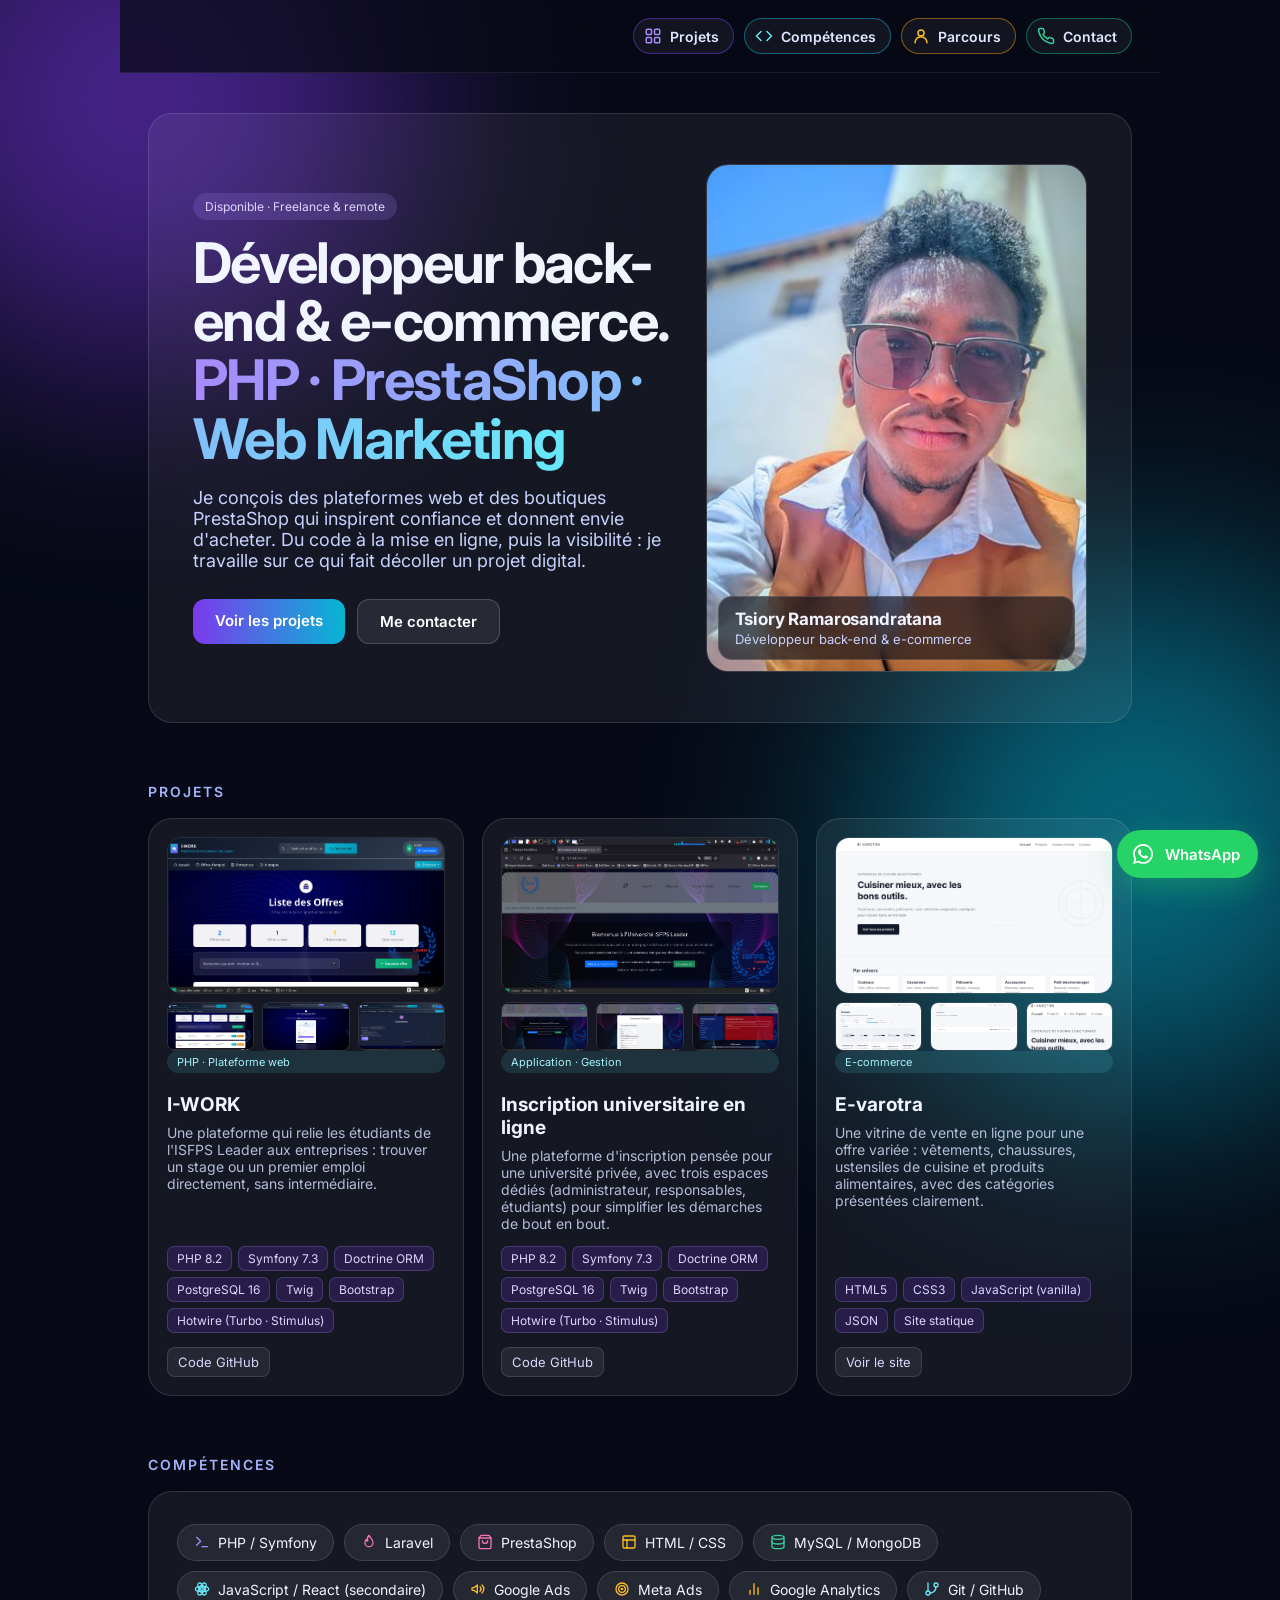
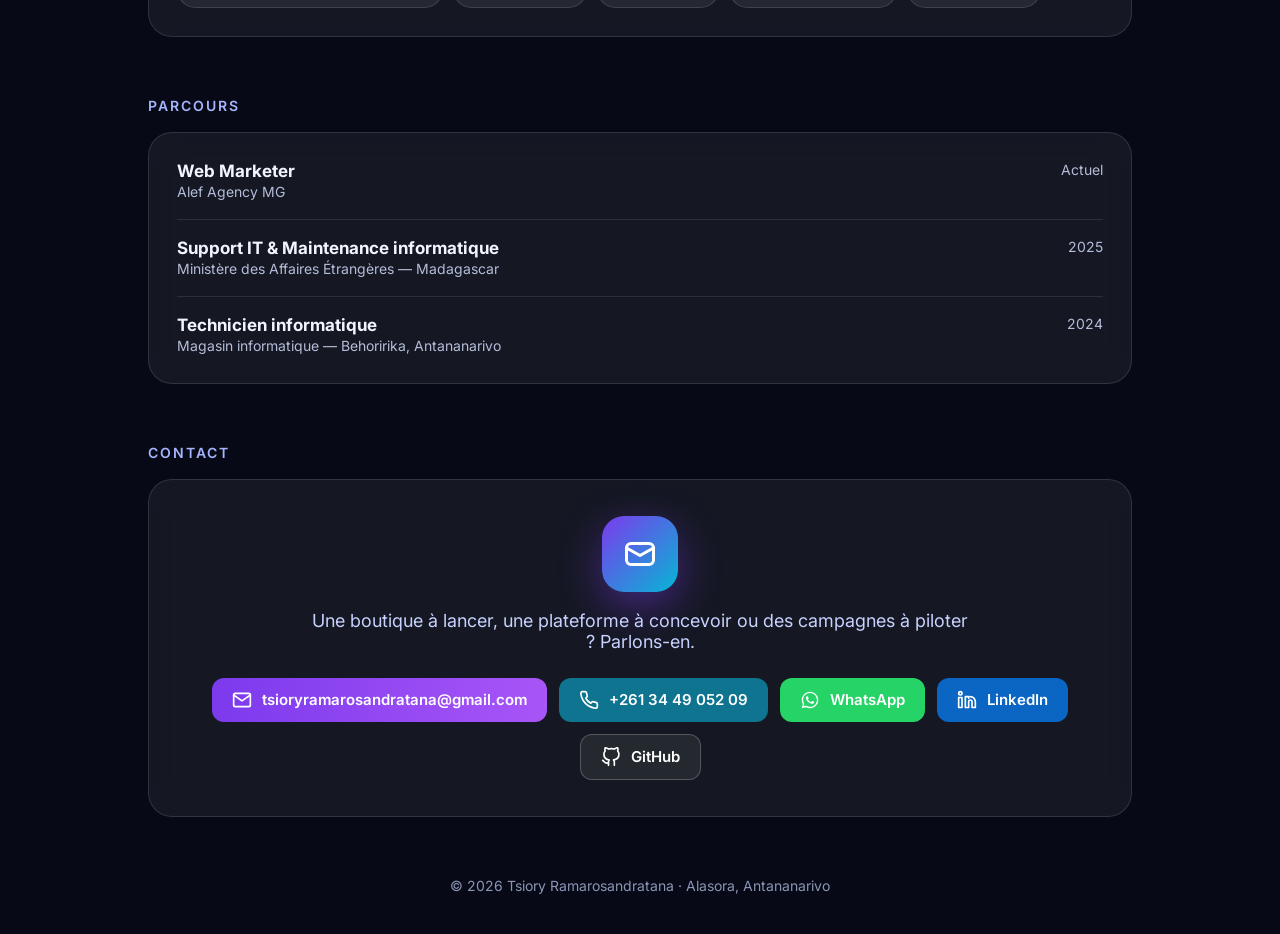
<file: index.html>
<!doctype html>
<html lang="fr">
<head>
<meta charset="utf-8">
<meta name="viewport" content="width=device-width,initial-scale=1">
<title>Tsiory Pernel Ramarosandratana — Portfolio</title>
<link rel="icon" href="data:image/svg+xml,%3Csvg xmlns='http://www.w3.org/2000/svg' viewBox='0 0 32 32'%3E%3Crect width='32' height='32' rx='7' fill='%237C3AED'/%3E%3Ctext x='16' y='22' font-family='Arial,sans-serif' font-size='18' font-weight='700' fill='white' text-anchor='middle'%3ET%3C/text%3E%3C/svg%3E">
<link href="https://fonts.googleapis.com/css2?family=Inter:wght@400;500;600;700&display=swap" rel="stylesheet">
<style>
*{box-sizing:border-box}
body{margin:0;min-height:100vh;color:#F1F5FF;font-family:Inter,Arial,sans-serif;background:#070A16;position:relative;overflow-x:hidden}
body:before,body:after{content:"";position:fixed;width:520px;height:520px;border-radius:50%;filter:blur(120px);opacity:.55;z-index:0}
body:before{background:#7C3AED;top:-160px;left:-120px}
body:after{background:#06B6D4;bottom:-200px;right:-120px}
a{color:inherit}
.wrap{position:relative;z-index:1;max-width:1040px;margin:0 auto;padding:40px 28px}
.bar{position:sticky;top:0;z-index:50;display:flex;justify-content:flex-end;align-items:center;margin:-40px -28px 40px;padding:18px 28px;background:rgba(7,10,22,.72);backdrop-filter:blur(14px);-webkit-backdrop-filter:blur(14px);border-bottom:1px solid rgba(255,255,255,.08);flex-wrap:wrap;gap:12px}
.bar nav{display:flex;gap:10px;flex-wrap:wrap}
.bar nav a{display:inline-flex;align-items:center;gap:8px;text-decoration:none;font-size:14px;font-weight:600;color:#E0E7FF;padding:8px 14px 8px 10px;border-radius:999px;border:1px solid rgba(255,255,255,.12);background:rgba(255,255,255,.05);transition:transform .15s,background .15s,border-color .15s}
.bar nav a svg{width:18px;height:18px;flex-shrink:0}
.bar nav a:hover{transform:translateY(-2px);color:#fff}
.bar nav a.c-proj{border-color:rgba(124,58,237,.5)}.bar nav a.c-proj:hover{background:rgba(124,58,237,.25)}
.bar nav a.c-comp{border-color:rgba(6,182,212,.5)}.bar nav a.c-comp:hover{background:rgba(6,182,212,.22)}
.bar nav a.c-par{border-color:rgba(245,158,11,.5)}.bar nav a.c-par:hover{background:rgba(245,158,11,.2)}
.bar nav a.c-con{border-color:rgba(16,185,129,.5)}.bar nav a.c-con:hover{background:rgba(16,185,129,.22)}
.bar nav a.c-proj svg{color:#A78BFA}.bar nav a.c-comp svg{color:#67E8F9}.bar nav a.c-par svg{color:#FBBF24}.bar nav a.c-con svg{color:#34D399}
.glass{background:rgba(255,255,255,.06);border:1px solid rgba(255,255,255,.12);backdrop-filter:blur(16px);-webkit-backdrop-filter:blur(16px);border-radius:24px;padding:28px}
.hero{padding:50px 44px;display:grid;grid-template-columns:1.25fr 1fr;gap:36px;align-items:center}
.hero-photo{width:100%;aspect-ratio:3/4;object-fit:cover;object-position:50% 30%;border-radius:22px;border:1px solid rgba(255,255,255,.14);display:block}
.hero-media{position:relative}
.hero-name{position:absolute;left:12px;right:12px;bottom:12px;padding:12px 16px;border-radius:14px;background:rgba(7,10,22,.62);backdrop-filter:blur(12px);-webkit-backdrop-filter:blur(12px);border:1px solid rgba(255,255,255,.16)}
.hero-name strong{display:block;font-size:17px;letter-spacing:-.01em}
.hero-name span{display:block;font-size:13px;color:#C7D2FE;margin-top:2px}
.chip{display:inline-block;font-size:12px;padding:6px 12px;border-radius:999px;background:rgba(167,139,250,.18);color:#DDD6FE}
h1{font-size:56px;line-height:1.05;letter-spacing:-.03em;margin:14px 0 18px;font-weight:700}
h1 span{background:linear-gradient(90deg,#A78BFA,#67E8F9);-webkit-background-clip:text;background-clip:text;color:transparent}
.lead{color:#C7D2FE;font-size:18px;max-width:660px}
.btns{margin-top:28px;display:flex;gap:12px;flex-wrap:wrap}
.b{padding:12px 22px;border-radius:12px;font-weight:600;font-size:15px;text-decoration:none;color:#fff}
.b1{background:linear-gradient(90deg,#7C3AED,#06B6D4)}
.b2{background:rgba(255,255,255,.08);border:1px solid rgba(255,255,255,.18)}
h2{font-size:14px;letter-spacing:.14em;text-transform:uppercase;color:#A5B4FC;margin:60px 0 18px;font-weight:600}
.sec{display:grid;grid-template-columns:repeat(3,1fr);gap:18px}
.proj{padding:18px;display:flex;flex-direction:column}
.proj .shot{width:100%;aspect-ratio:16/9;object-fit:cover;object-position:top;border-radius:14px;border:1px solid rgba(255,255,255,.1);display:block}
.proj .none{width:100%;aspect-ratio:16/9;border-radius:14px;border:1px dashed rgba(255,255,255,.2);display:flex;align-items:center;justify-content:center;color:#8B95B5;font-size:13px}
.thumbs{display:grid;grid-template-columns:repeat(3,1fr);gap:8px;margin-top:8px}
.thumbs img{width:100%;aspect-ratio:16/9;object-fit:cover;object-position:top;border-radius:8px;border:1px solid rgba(255,255,255,.1);display:block}
.proj h3{margin:14px 0 8px;font-size:19px}
.proj p{margin:0 0 14px;color:#B4BDD9;font-size:14px;flex:1}
.stack-tags{display:flex;flex-wrap:wrap;gap:6px;margin:0 0 14px}.stack-tags span{font-size:12px;padding:4px 9px;border-radius:7px;background:rgba(124,58,237,.18);color:#DDD6FE;border:1px solid rgba(167,139,250,.25)}
.links{display:flex;gap:10px;flex-wrap:wrap;font-size:13px}
.links a{color:#DDD6FE;text-decoration:none;padding:6px 10px;border-radius:8px;background:rgba(255,255,255,.07);border:1px solid rgba(255,255,255,.12)}
.chip-s{display:inline-block;font-size:11px;padding:4px 10px;border-radius:999px;background:rgba(103,232,249,.12);color:#A5F3FC;margin-bottom:6px}
.skills{display:flex;flex-wrap:wrap;gap:10px;margin-top:4px}
.skills span{padding:9px 16px;border-radius:999px;background:rgba(255,255,255,.07);border:1px solid rgba(255,255,255,.12);font-size:14px}
.skills span.sk{display:inline-flex;align-items:center;gap:8px}
.skills span.sk svg{width:16px;height:16px;flex-shrink:0}
.exp{display:flex;justify-content:space-between;gap:16px;padding:18px 0;border-bottom:1px solid rgba(255,255,255,.1)}
.exp:last-child{border-bottom:0}
.exp b{font-size:17px}
.exp small{color:#B4BDD9;font-size:14px}
.exp .when{color:#B4BDD9;font-size:14px;white-space:nowrap}
img.zoomable{cursor:zoom-in;transition:transform .2s,border-color .2s}
img.zoomable:hover{border-color:rgba(167,139,250,.6)!important}
#lb{position:fixed;inset:0;background:rgba(3,5,12,.92);-webkit-backdrop-filter:blur(6px);backdrop-filter:blur(6px);display:none;align-items:center;justify-content:center;z-index:100;padding:30px}
#lb.open{display:flex}
#lb img{max-width:92vw;max-height:86vh;border-radius:14px;box-shadow:0 20px 80px rgba(0,0,0,.6);object-fit:contain}
#lb button{position:absolute;background:rgba(255,255,255,.1);border:1px solid rgba(255,255,255,.2);color:#fff;width:46px;height:46px;border-radius:50%;font-size:22px;line-height:1;cursor:pointer}
#lb button:hover{background:rgba(255,255,255,.2)}
#lb .x{top:20px;right:20px}
#lb .p{left:20px;top:50%;transform:translateY(-50%)}
#lb .n{right:20px;top:50%;transform:translateY(-50%)}
#lb .cap{position:absolute;bottom:22px;left:0;right:0;text-align:center;color:#C7D2FE;font-size:14px}
.wa-float{position:fixed;right:22px;bottom:22px;z-index:90;display:inline-flex;align-items:center;gap:10px;padding:12px 18px 12px 14px;border-radius:999px;background:#25D366;color:#fff;text-decoration:none;font-weight:600;font-size:15px;box-shadow:0 10px 30px rgba(37,211,102,.35);transition:transform .2s,box-shadow .2s}
.wa-float:hover{transform:translateY(-3px);box-shadow:0 14px 36px rgba(37,211,102,.45)}
.wa-float svg{width:24px;height:24px;flex-shrink:0}
@media(max-width:600px){.wa-float span{display:none}.wa-float{padding:14px;border-radius:50%}}
.contact-art{width:76px;height:76px;margin:0 auto 18px;border-radius:22px;background:linear-gradient(135deg,#7C3AED,#06B6D4);display:flex;align-items:center;justify-content:center;box-shadow:0 14px 40px rgba(124,58,237,.45)}
.contact-art svg{width:36px;height:36px;color:#fff}
.cgrid{display:flex;flex-wrap:wrap;justify-content:center;gap:12px;margin-top:8px}
.cbtn{display:inline-flex;align-items:center;gap:10px;padding:12px 20px;border-radius:12px;font-weight:600;font-size:15px;text-decoration:none;color:#fff;transition:transform .2s,box-shadow .2s}
.cbtn svg{width:20px;height:20px;flex-shrink:0}
.cbtn:hover{transform:translateY(-3px);box-shadow:0 12px 28px rgba(0,0,0,.35)}
.c-mail{background:linear-gradient(90deg,#7C3AED,#A855F7)}
.c-tel{background:#0E7490}
.c-wa{background:#25D366}
.c-li{background:#0A66C2}
.c-gh{background:#24292F;border:1px solid rgba(255,255,255,.22)}
@media(max-width:600px){.cbtn{width:100%;justify-content:center}}
footer{margin-top:60px;text-align:center;color:#8B95B5;font-size:14px}
footer a{color:#C7D2FE}
@media(max-width:600px){
  .bar{flex-wrap:nowrap;padding:12px 14px;margin:-40px -28px 24px}
  .bar nav{flex-wrap:nowrap;gap:5px;width:100%;justify-content:space-between}
  .bar nav a{font-size:11px;padding:6px 7px;gap:3px;min-width:0;white-space:nowrap}
  .bar nav a svg{width:13px;height:13px}
}
@media(max-width:860px){.sec{grid-template-columns:1fr}h1{font-size:40px}.hero{padding:30px;grid-template-columns:1fr}.hero-media{max-width:340px;margin:0 auto;order:-1}}
</style>
</head>
<body>
<div class="wrap">

<div class="bar">
  <nav><a class="c-proj" href="#projets"><svg viewBox="0 0 24 24" fill="none" stroke="currentColor" stroke-width="2" stroke-linecap="round" stroke-linejoin="round" aria-hidden="true"><rect x="3" y="3" width="7" height="7" rx="1.5"/><rect x="14" y="3" width="7" height="7" rx="1.5"/><rect x="3" y="14" width="7" height="7" rx="1.5"/><rect x="14" y="14" width="7" height="7" rx="1.5"/></svg>Projets</a><a class="c-comp" href="#competences"><svg viewBox="0 0 24 24" fill="none" stroke="currentColor" stroke-width="2" stroke-linecap="round" stroke-linejoin="round" aria-hidden="true"><polyline points="16 18 22 12 16 6"/><polyline points="8 6 2 12 8 18"/></svg>Compétences</a><a class="c-par" href="#parcours"><svg viewBox="0 0 24 24" fill="none" stroke="currentColor" stroke-width="2" stroke-linecap="round" stroke-linejoin="round" aria-hidden="true"><circle cx="12" cy="8" r="4"/><path d="M4 21c0-4.4 3.6-8 8-8s8 3.6 8 8"/></svg>Parcours</a><a class="c-con" href="#contact"><svg viewBox="0 0 24 24" fill="none" stroke="currentColor" stroke-width="2" stroke-linecap="round" stroke-linejoin="round" aria-hidden="true"><path d="M22 16.9v3a2 2 0 0 1-2.2 2 19.8 19.8 0 0 1-8.6-3.1 19.5 19.5 0 0 1-6-6A19.8 19.8 0 0 1 2.1 4.2 2 2 0 0 1 4.1 2h3a2 2 0 0 1 2 1.7c.1.9.4 1.8.7 2.7a2 2 0 0 1-.5 2.1L8 9.9a16 16 0 0 0 6 6l1.3-1.3a2 2 0 0 1 2.1-.4c.9.3 1.8.6 2.7.7a2 2 0 0 1 1.7 2z"/></svg>Contact</a></nav>
</div>

<section class="glass hero" id="accueil">
  <div>
  <span class="chip">Disponible · Freelance &amp; remote</span>
  <h1>Développeur back-end &amp; e-commerce.<br><span>PHP · PrestaShop · Web Marketing</span></h1>
  <p class="lead">Je conçois des plateformes web et des boutiques PrestaShop qui inspirent confiance et donnent envie d'acheter. Du code à la mise en ligne, puis la visibilité : je travaille sur ce qui fait décoller un projet digital.</p>
  <div class="btns">
    <a class="b b1" href="#projets">Voir les projets</a>
    <a class="b b2" href="#contact">Me contacter</a>
  </div>
  </div>
  <div class="hero-media">
    <img class="hero-photo" src="Public/profil.jpg" alt="Tsiory Ramarosandratana" loading="eager">
    <div class="hero-name"><strong>Tsiory Ramarosandratana</strong><span>Développeur back-end &amp; e-commerce</span></div>
  </div>
</section>

<h2 id="projets">Projets</h2>
<div class="sec">

  <article class="glass proj">
    <img class="shot" src="Public/projet/Screenshot_2025-09-23_22_21_04.png" alt="I-WORK — liste des offres d'emploi" loading="lazy">
    <div class="thumbs">
      <img src="Public/projet/Screenshot_2025-09-23_22_21_33.png" alt="I-WORK — capture 2" loading="lazy">
      <img src="Public/projet/Screenshot_2025-09-23_22_28_19.png" alt="I-WORK — capture 3" loading="lazy">
      <img src="Public/projet/Screenshot_2025-09-23_22_28_46.png" alt="I-WORK — capture 4" loading="lazy">
    </div>
    <span class="chip-s">PHP · Plateforme web</span>
    <h3>I-WORK</h3>
    <p>Une plateforme qui relie les étudiants de l'ISFPS Leader aux entreprises : trouver un stage ou un premier emploi directement, sans intermédiaire.</p>
    <div class="stack-tags"><span>PHP 8.2</span><span>Symfony 7.3</span><span>Doctrine ORM</span><span>PostgreSQL 16</span><span>Twig</span><span>Bootstrap</span><span>Hotwire (Turbo · Stimulus)</span></div>
    <div class="links"><a href="https://github.com/TsioryP/I-work" target="_blank" rel="noopener">Code GitHub</a></div>
  </article>

  <article class="glass proj">
    <img class="shot" src="Public/projet%202/Screenshot_2026-01-21_23_14_08.png" alt="Inscription universitaire — tableau de bord" loading="lazy">
    <div class="thumbs">
      <img src="Public/projet%202/Screenshot_2026-01-21_23_14_25.png" alt="Inscription universitaire — capture 2" loading="lazy">
      <img src="Public/projet%202/Screenshot_2026-01-21_23_14_40.png" alt="Inscription universitaire — capture 3" loading="lazy">
      <img src="Public/projet%202/Screenshot_2026-01-21_23_15_10.png" alt="Inscription universitaire — capture 4" loading="lazy">
    </div>
    <span class="chip-s">Application · Gestion</span>
    <h3>Inscription universitaire en ligne</h3>
    <p>Une plateforme d'inscription pensée pour une université privée, avec trois espaces dédiés (administrateur, responsables, étudiants) pour simplifier les démarches de bout en bout.</p>
    <div class="stack-tags"><span>PHP 8.2</span><span>Symfony 7.3</span><span>Doctrine ORM</span><span>PostgreSQL 16</span><span>Twig</span><span>Bootstrap</span><span>Hotwire (Turbo · Stimulus)</span></div>
    <div class="links"><a href="https://github.com/TsioryP/isfps_signup" target="_blank" rel="noopener">Code GitHub</a></div>
  </article>

  <article class="glass proj">
    <img class="shot" src="Public/evarotra/accueil.png" alt="E-varotra — accueil" loading="lazy">
    <div class="thumbs">
      <img src="Public/evarotra/produits.png" alt="E-varotra — catalogue produits" loading="lazy">
      <img src="Public/evarotra/produit.png" alt="E-varotra — fiche produit" loading="lazy">
      <img src="Public/evarotra/accueil-mobile.png" alt="E-varotra — version mobile" loading="lazy">
    </div>
    <span class="chip-s">E-commerce</span>
    <h3>E-varotra</h3>
    <p>Une vitrine de vente en ligne pour une offre variée : vêtements, chaussures, ustensiles de cuisine et produits alimentaires, avec des catégories présentées clairement.</p>
    <div class="stack-tags"><span>HTML5</span><span>CSS3</span><span>JavaScript (vanilla)</span><span>JSON</span><span>Site statique</span></div>
    <div class="links"><a href="https://e-varotra-tp.netlify.app/" target="_blank" rel="noopener">Voir le site</a></div>
  </article>

</div>

<h2 id="competences">Compétences</h2>
<section class="glass" style="padding:28px">
  <div class="skills">
    <span class="sk"><svg viewBox="0 0 24 24" fill="none" stroke="#A78BFA" stroke-width="2" stroke-linecap="round" stroke-linejoin="round" aria-hidden="true"><polyline points="4 17 10 11 4 5"/><line x1="12" y1="19" x2="20" y2="19"/></svg>PHP / Symfony</span><span class="sk"><svg viewBox="0 0 24 24" fill="none" stroke="#F472B6" stroke-width="2" stroke-linecap="round" stroke-linejoin="round" aria-hidden="true"><path d="M12 2c2 4 6 6 6 11a6 6 0 0 1-12 0c0-2 1-4 2-5 0 2 1 3 2 3-1-4 0-7 2-9z"/></svg>Laravel</span><span class="sk"><svg viewBox="0 0 24 24" fill="none" stroke="#F472B6" stroke-width="2" stroke-linecap="round" stroke-linejoin="round" aria-hidden="true"><path d="M6 2 3 6v14a2 2 0 0 0 2 2h14a2 2 0 0 0 2-2V6l-3-4z"/><line x1="3" y1="6" x2="21" y2="6"/><path d="M16 10a4 4 0 0 1-8 0"/></svg>PrestaShop</span><span class="sk"><svg viewBox="0 0 24 24" fill="none" stroke="#FBBF24" stroke-width="2" stroke-linecap="round" stroke-linejoin="round" aria-hidden="true"><rect x="3" y="3" width="18" height="18" rx="2"/><line x1="3" y1="9" x2="21" y2="9"/><line x1="9" y1="21" x2="9" y2="9"/></svg>HTML / CSS</span>
    <span class="sk"><svg viewBox="0 0 24 24" fill="none" stroke="#34D399" stroke-width="2" stroke-linecap="round" stroke-linejoin="round" aria-hidden="true"><ellipse cx="12" cy="5" rx="9" ry="3"/><path d="M3 5v14c0 1.7 4 3 9 3s9-1.3 9-3V5"/><path d="M3 12c0 1.7 4 3 9 3s9-1.3 9-3"/></svg>MySQL / MongoDB</span><span class="sk"><svg viewBox="0 0 24 24" fill="none" stroke="#67E8F9" stroke-width="2" stroke-linecap="round" stroke-linejoin="round" aria-hidden="true"><circle cx="12" cy="12" r="2"/><ellipse cx="12" cy="12" rx="10" ry="4"/><ellipse cx="12" cy="12" rx="10" ry="4" transform="rotate(60 12 12)"/><ellipse cx="12" cy="12" rx="10" ry="4" transform="rotate(120 12 12)"/></svg>JavaScript / React (secondaire)</span>
    <span class="sk"><svg viewBox="0 0 24 24" fill="none" stroke="#FBBF24" stroke-width="2" stroke-linecap="round" stroke-linejoin="round" aria-hidden="true"><path d="M3 11v2a1 1 0 0 0 1 1h2l5 4V6L6 10H4a1 1 0 0 0-1 1z"/><path d="M15 8.5a5 5 0 0 1 0 7"/><path d="M18 6a8 8 0 0 1 0 12"/></svg>Google Ads</span><span class="sk"><svg viewBox="0 0 24 24" fill="none" stroke="#FBBF24" stroke-width="2" stroke-linecap="round" stroke-linejoin="round" aria-hidden="true"><circle cx="12" cy="12" r="9"/><circle cx="12" cy="12" r="5"/><circle cx="12" cy="12" r="1"/></svg>Meta Ads</span><span class="sk"><svg viewBox="0 0 24 24" fill="none" stroke="#FBBF24" stroke-width="2" stroke-linecap="round" stroke-linejoin="round" aria-hidden="true"><line x1="18" y1="20" x2="18" y2="10"/><line x1="12" y1="20" x2="12" y2="4"/><line x1="6" y1="20" x2="6" y2="14"/></svg>Google Analytics</span><span class="sk"><svg viewBox="0 0 24 24" fill="none" stroke="#67E8F9" stroke-width="2" stroke-linecap="round" stroke-linejoin="round" aria-hidden="true"><line x1="6" y1="3" x2="6" y2="15"/><circle cx="18" cy="6" r="3"/><circle cx="6" cy="18" r="3"/><path d="M18 9a9 9 0 0 1-9 9"/></svg>Git / GitHub</span>
  </div>
</section>

<h2 id="parcours">Parcours</h2>
<section class="glass" style="padding:10px 28px">
  <div class="exp"><div><b>Web Marketer</b><br><small>Alef Agency MG</small></div><span class="when">Actuel</span></div>
  <div class="exp"><div><b>Support IT &amp; Maintenance informatique</b><br><small>Ministère des Affaires Étrangères — Madagascar</small></div><span class="when">2025</span></div>
  <div class="exp"><div><b>Technicien informatique</b><br><small>Magasin informatique — Behoririka, Antananarivo</small></div><span class="when">2024</span></div>
</section>

<h2 id="contact">Contact</h2>
<section class="glass" style="padding:36px 28px;text-align:center">
  <div class="contact-art"><svg viewBox="0 0 24 24" fill="none" stroke="currentColor" stroke-width="2" stroke-linecap="round" stroke-linejoin="round" aria-hidden="true"><rect x="3" y="5" width="18" height="14" rx="3"/><polyline points="3 8 12 13 21 8"/></svg></div>
  <p class="lead" style="margin:0 auto 26px">Une boutique à lancer, une plateforme à concevoir ou des campagnes à piloter ? Parlons-en.</p>
  <div class="cgrid">
    <a class="cbtn c-mail" href="mailto:tsioryramarosandratana@gmail.com"><svg viewBox="0 0 24 24" fill="none" stroke="currentColor" stroke-width="2" stroke-linecap="round" stroke-linejoin="round" aria-hidden="true"><path d="M4 4h16c1.1 0 2 .9 2 2v12c0 1.1-.9 2-2 2H4c-1.1 0-2-.9-2-2V6c0-1.1.9-2 2-2z"/><polyline points="22,6 12,13 2,6"/></svg>tsioryramarosandratana@gmail.com</a>
    <a class="cbtn c-tel" href="tel:+261344905209"><svg viewBox="0 0 24 24" fill="none" stroke="currentColor" stroke-width="2" stroke-linecap="round" stroke-linejoin="round" aria-hidden="true"><path d="M22 16.92v3a2 2 0 0 1-2.18 2 19.79 19.79 0 0 1-8.63-3.07 19.5 19.5 0 0 1-6-6 19.79 19.79 0 0 1-3.07-8.67A2 2 0 0 1 4.11 2h3a2 2 0 0 1 2 1.72 12.84 12.84 0 0 0 .7 2.81 2 2 0 0 1-.45 2.11L8.09 9.91a16 16 0 0 0 6 6l1.27-1.27a2 2 0 0 1 2.11-.45 12.84 12.84 0 0 0 2.81.7A2 2 0 0 1 22 16.92z"/></svg>+261 34 49 052 09</a>
    <a class="cbtn c-wa" href="https://wa.me/261344905209" target="_blank" rel="noopener"><svg viewBox="0 0 24 24" fill="currentColor" aria-hidden="true"><path d="M12.04 2C6.58 2 2.13 6.45 2.13 11.91c0 1.75.46 3.45 1.32 4.95L2 22l5.25-1.38a9.9 9.9 0 0 0 4.79 1.22h.01c5.46 0 9.91-4.45 9.91-9.91C21.96 6.45 17.5 2 12.04 2zm0 18.15h-.01a8.2 8.2 0 0 1-4.19-1.15l-.3-.18-3.12.82.83-3.04-.2-.31a8.2 8.2 0 0 1-1.26-4.38c0-4.54 3.7-8.24 8.25-8.24 2.2 0 4.27.86 5.82 2.42a8.19 8.19 0 0 1 2.41 5.83c0 4.54-3.7 8.25-8.27 8.25zm4.52-6.17c-.25-.12-1.47-.72-1.69-.81-.23-.08-.39-.12-.55.12-.17.25-.64.81-.78.97-.14.17-.29.19-.53.06-.25-.12-1.05-.39-2-1.23-.74-.66-1.24-1.47-1.38-1.72-.14-.25-.02-.38.11-.5.11-.11.25-.29.37-.43.12-.14.17-.25.25-.41.08-.17.04-.31-.02-.43-.06-.12-.55-1.33-.76-1.82-.2-.48-.4-.42-.55-.42h-.47c-.16 0-.43.06-.66.31-.23.25-.86.84-.86 2.05s.88 2.38 1 2.54c.12.17 1.73 2.64 4.19 3.7.59.25 1.05.4 1.4.52.59.19 1.12.16 1.55.1.47-.07 1.47-.6 1.67-1.18.21-.58.21-1.07.14-1.18-.06-.11-.22-.17-.47-.29z"/></svg>WhatsApp</a>
    <a class="cbtn c-li" href="https://www.linkedin.com/in/tsioryp-ramarosandratana" target="_blank" rel="noopener"><svg viewBox="0 0 24 24" fill="none" stroke="currentColor" stroke-width="2" stroke-linecap="round" stroke-linejoin="round" aria-hidden="true"><path d="M16 8a6 6 0 0 1 6 6v7h-4v-7a2 2 0 0 0-2-2 2 2 0 0 0-2 2v7h-4v-13h4v2"/><rect x="2" y="9" width="4" height="12"/><circle cx="4" cy="4" r="2"/></svg>LinkedIn</a>
    <a class="cbtn c-gh" href="https://github.com/TsioryP" target="_blank" rel="noopener"><svg viewBox="0 0 24 24" fill="none" stroke="currentColor" stroke-width="2" stroke-linecap="round" stroke-linejoin="round" aria-hidden="true"><path d="M9 19c-5 1.5-5-2.5-7-3m14 6v-3.87a3.37 3.37 0 0 0-.94-2.61c3.14-.35 6.44-1.54 6.44-7A5.44 5.44 0 0 0 20 4.77 5.07 5.07 0 0 0 19.91 1S18.73.65 16 2.48a13.38 13.38 0 0 0-7 0C6.27.65 5.09 1 5.09 1A5.07 5.07 0 0 0 5 4.77a5.44 5.44 0 0 0-1.5 3.78c0 5.42 3.3 6.61 6.44 7A3.37 3.37 0 0 0 9 18.13V22"/></svg>GitHub</a>
  </div>
</section>

<a class="wa-float" href="https://wa.me/261344905209?text=Bonjour%20Tsiory%2C%20je%20visite%20ton%20portfolio" target="_blank" rel="noopener" aria-label="Me contacter sur WhatsApp">
  <svg viewBox="0 0 24 24" fill="currentColor" aria-hidden="true"><path d="M12.04 2C6.58 2 2.13 6.45 2.13 11.91c0 1.75.46 3.45 1.32 4.95L2 22l5.25-1.38a9.9 9.9 0 0 0 4.79 1.22h.01c5.46 0 9.91-4.45 9.91-9.91C21.96 6.45 17.5 2 12.04 2zm0 18.15h-.01a8.2 8.2 0 0 1-4.19-1.15l-.3-.18-3.12.82.83-3.04-.2-.31a8.2 8.2 0 0 1-1.26-4.38c0-4.54 3.7-8.24 8.25-8.24 2.2 0 4.27.86 5.82 2.42a8.19 8.19 0 0 1 2.41 5.83c0 4.54-3.7 8.25-8.27 8.25zm4.52-6.17c-.25-.12-1.47-.72-1.69-.81-.23-.08-.39-.12-.55.12-.17.25-.64.81-.78.97-.14.17-.29.19-.53.06-.25-.12-1.05-.39-2-1.23-.74-.66-1.24-1.47-1.38-1.72-.14-.25-.02-.38.11-.5.11-.11.25-.29.37-.43.12-.14.17-.25.25-.41.08-.17.04-.31-.02-.43-.06-.12-.55-1.33-.76-1.82-.2-.48-.4-.42-.55-.42h-.47c-.16 0-.43.06-.66.31-.23.25-.86.84-.86 2.05s.88 2.38 1 2.54c.12.17 1.73 2.64 4.19 3.7.59.25 1.05.4 1.4.52.59.19 1.12.16 1.55.1.47-.07 1.47-.6 1.67-1.18.21-.58.21-1.07.14-1.18-.06-.11-.22-.17-.47-.29z"/></svg>
  <span>WhatsApp</span>
</a>

<div id="lb" role="dialog" aria-modal="true" aria-label="Aperçu de l'image">
  <button class="x" aria-label="Fermer">×</button>
  <button class="p" aria-label="Image précédente">‹</button>
  <img alt="">
  <button class="n" aria-label="Image suivante">›</button>
  <div class="cap"></div>
</div>

<footer>© <span id="year"></span> Tsiory Ramarosandratana · Alasora, Antananarivo</footer>
<script>
(function(){
  var lb=document.getElementById('lb'), lbImg=lb.querySelector('img'), cap=lb.querySelector('.cap');
  var prev=lb.querySelector('.p'), next=lb.querySelector('.n');
  var group=[], idx=0;
  function show(i){
    idx=(i+group.length)%group.length;
    lbImg.src=group[idx].src;
    lbImg.alt=group[idx].alt||'';
    cap.textContent=group.length>1?(idx+1)+' / '+group.length:'';
    prev.style.display=next.style.display=group.length>1?'':'none';
    lb.classList.add('open');
  }
  function close(){ lb.classList.remove('open'); lbImg.removeAttribute('src'); }
  document.querySelectorAll('.proj img, .hero-photo').forEach(function(img){
    img.classList.add('zoomable');
    img.addEventListener('click',function(){
      var card=img.closest('.proj');
      group=card?Array.prototype.slice.call(card.querySelectorAll('img')):[img];
      show(group.indexOf(img));
    });
  });
  prev.addEventListener('click',function(e){e.stopPropagation();show(idx-1);});
  next.addEventListener('click',function(e){e.stopPropagation();show(idx+1);});
  lb.querySelector('.x').addEventListener('click',close);
  lb.addEventListener('click',function(e){ if(e.target===lb) close(); });
  document.addEventListener('keydown',function(e){
    if(!lb.classList.contains('open')) return;
    if(e.key==='Escape') close();
    if(e.key==='ArrowLeft') show(idx-1);
    if(e.key==='ArrowRight') show(idx+1);
  });
})();
</script>
<script>document.getElementById("year").textContent = new Date().getFullYear();</script>
</div>
</body>
</html>
</file>
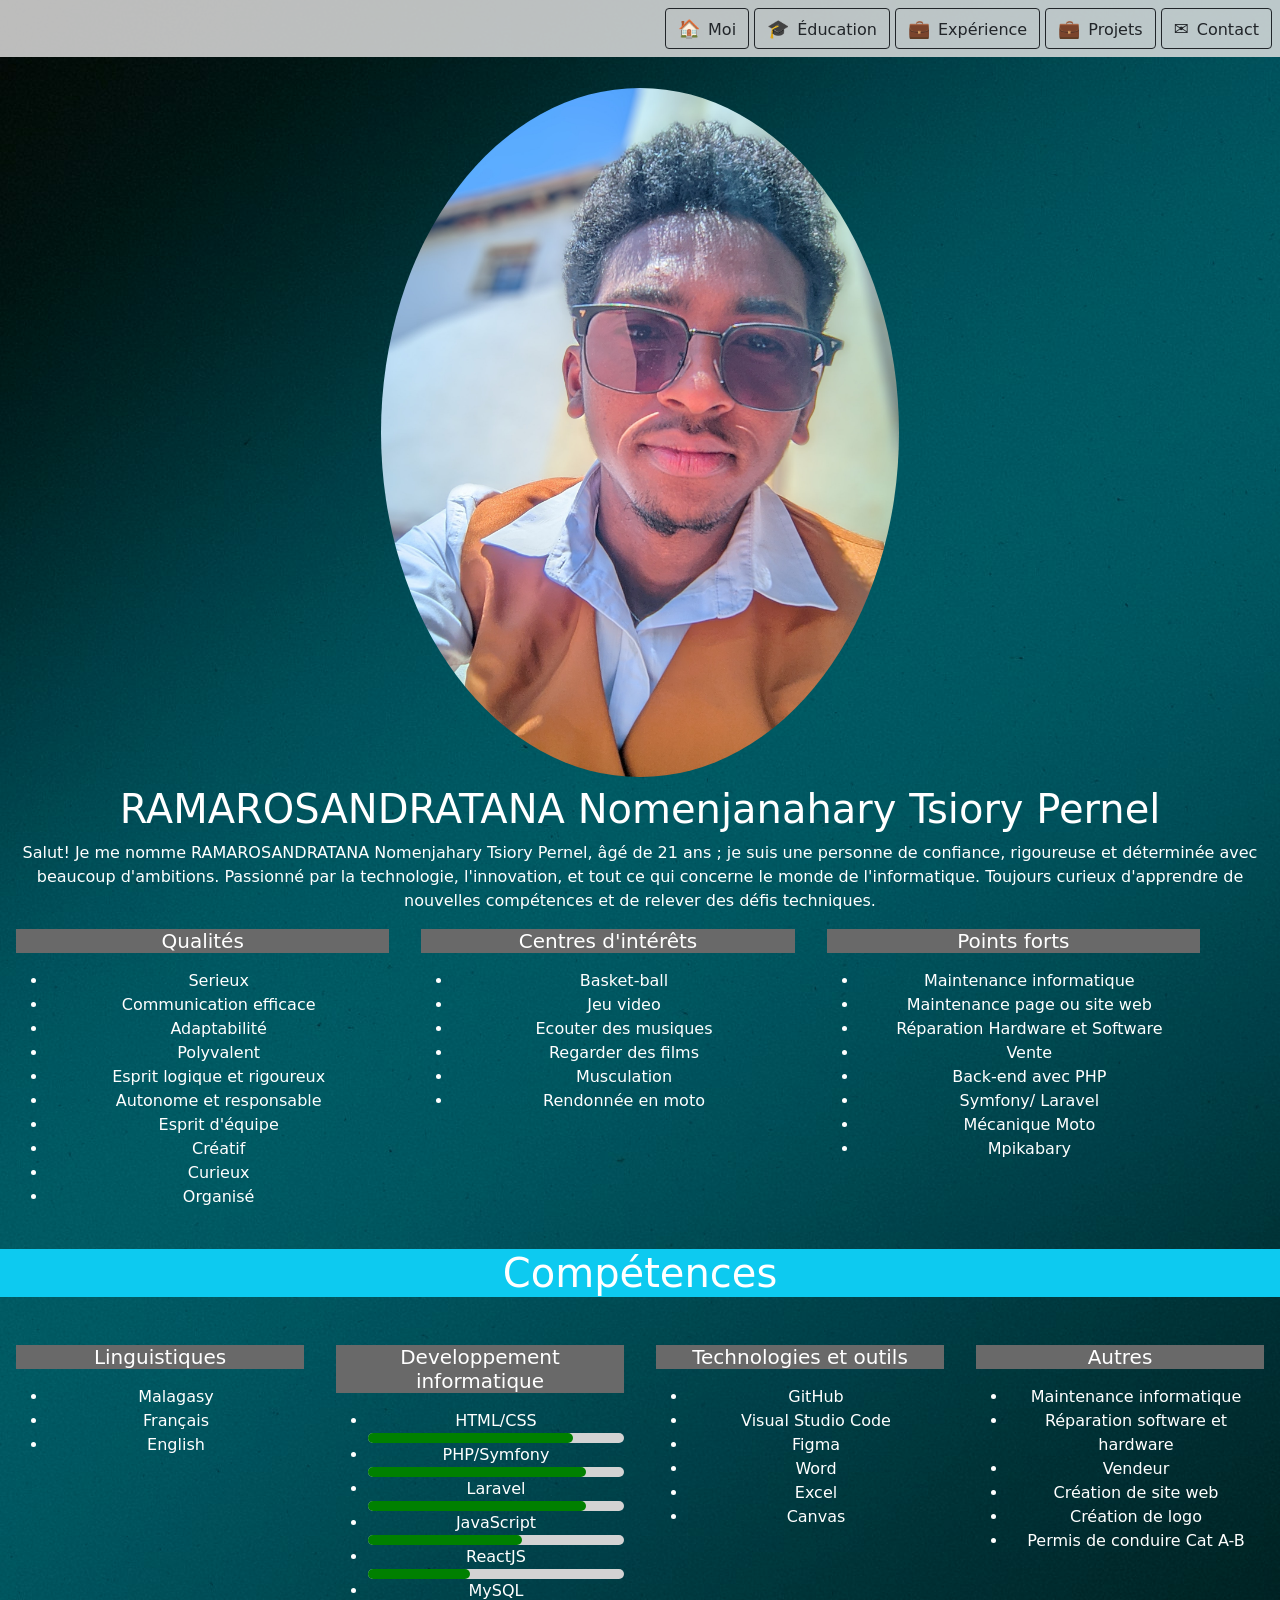
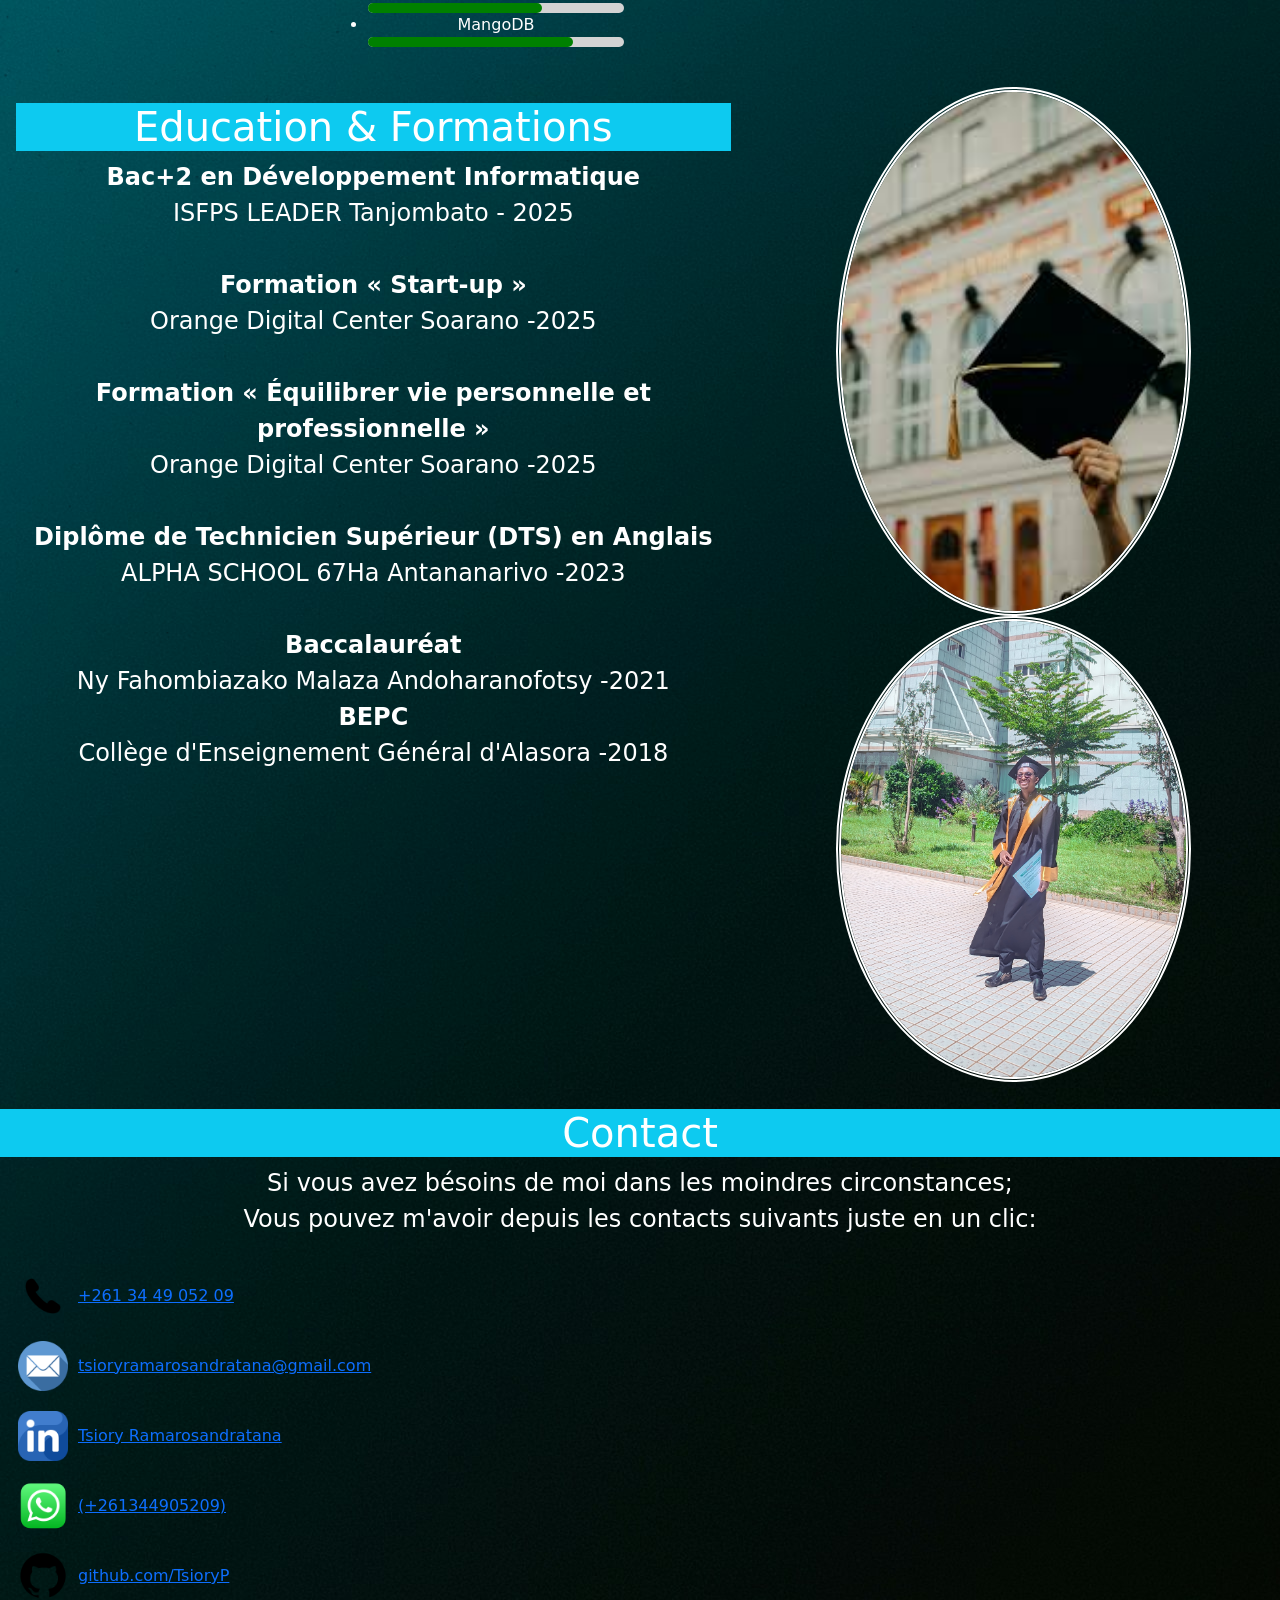
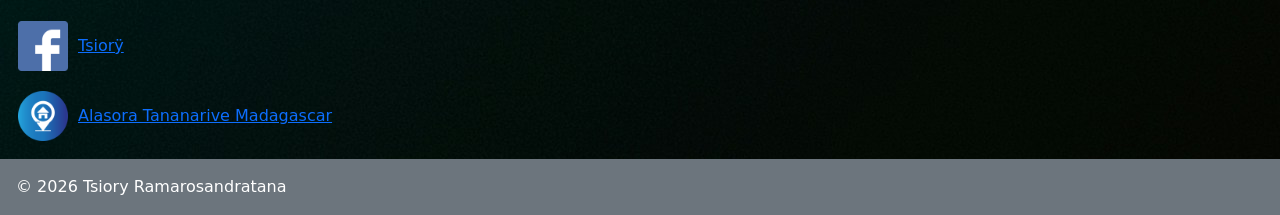
<file: index old.html>
<!DOCTYPE html>
<html lang="en">
<head>
    <meta charset="UTF-8">
    <meta name="viewport" content="width=device-width, initial-scale=1.0">
    <title>Tsiory's portfolio </title>
    <link rel="stylesheet" href="bootstrap.css">
    <style>
        /* ensure body content is pushed below the fixed header */
        body { padding-top: 80px; }

        .sary{
            background-image: url('Public/RIYAN_20250918_143207_🌵Landscape\ by\ Riyan.PORTRAIT.jpg');
            background-size: 100%;
            background-position: center;
        }
    </style>
<header>
  
    <div class=" align-items-center" style="gap:12px; position:fixed; z-index:1000; top:0; left:0; right:0;">
    <nav class="p-2" style="background-color: rgba(228, 226, 226, 0.829); padding:12px; text-align:end;">
      <a href="index.html#home" class="btn btn-outline-dark">
        <span style="font-size:18px;">🏠</span><span style="margin-left:8px;">Moi</span>
      </a>
      <a href="index.html#education" class="btn btn-outline-dark ">
        <span style="font-size:18px;">🎓</span><span style="margin-left:8px;">Éducation</span>
      </a>
      <a href="experience.html" class="btn btn-outline-dark ">
        <span style="font-size:18px;">💼</span><span style="margin-left:8px;">Expérience</span>
      </a>
      <a href="projet.html" class="btn btn-outline-dark ">
        <span style="font-size:18px;">💼</span><span style="margin-left:8px;">Projets</span>
      </a>
      <a href="index.html#contact" class="btn btn-outline-dark">
        <span style="font-size:18px; ;">✉️</span><span style="margin-left:8px;">Contact</span>
      </a>
    </nav>
  </div>
  
</header>
  
</header>
<body class="">
     <div id="home" class="" style="">
      <!--photo-->
        <div class=" d-flex h-100 justify-content-center align-items-center">
            <input type="image" src="Public/RIYAN_20250928_114016_🌵Landscape by Riyan.PORTRAIT.jpg" alt="my picture" class="p-2 rounded-circle col-5" id="img" >
           <!-- <input type="image" src="Public/RIYAN_20250918_143207_🌵Landscape by Riyan.PORTRAIT.jpg" alt="my picture" class="p-2 rounded-circle col-4" id="img" style="max-width:400px; max-height:400px; object-fit:cover;">
            <input type="image" src="Public/RIYAN_20250918_143214_🌵Landscape by Riyan.PORTRAIT.jpg" alt="my picture" class="p-2 rounded-circle col-4" id="img" style="max-width:400px; max-height:400px; object-fit:cover;">
-->
        </div>
     </div>
     <div class="text-center">
        <h1> <center>RAMAROSANDRATANA Nomenjanahary Tsiory Pernel</center></h1>
        Salut! Je me nomme RAMAROSANDRATANA Nomenjahary Tsiory Pernel, âgé de 21 ans ; je suis une personne de confiance, rigoureuse et déterminée avec beaucoup d'ambitions.
Passionné par la technologie, l'innovation, et tout ce qui concerne le monde de l'informatique. Toujours curieux d'apprendre de nouvelles compétences et de relever des défis techniques. 
        
     </div>
    <div class="card-group  bg-transparent border-0 text-center" style="max-width: 95%;">
    <!--Qualities-->
    <div class="card bg-transparent border-0">
      <div class="card-body">
        <h5 class="card-title" style="background-color: dimgray;">Qualités</h5>
        <p class="card-text"></p><ul>
          <li>Serieux</li>
          <li>Communication efficace</li>
          <li>Adaptabilité</li>
          <li>Polyvalent</li>
          <li>Esprit logique et rigoureux</li>
          <li>Autonome et responsable</li>
          <li>Esprit d'équipe</li>
          <li>Créatif</li>
          <li>Curieux</li>
          <li>Organisé</li></ul>
        <p></p>
        
      </div>
    </div>
    <!--hobbies-->
    <div class="card bg-transparent border-0">
      <div class="card-body">
        <h5 class="card-title" style="background-color: dimgray;">Centres d'intérêts</h5>
        <p class="card-text">
          </p><ul>
            <li>Basket-ball</li>
            <li>Jeu video</li>
            <li>Ecouter des musiques</li>
            <li>Regarder des films</li>
            <li>Musculation</li>
            <li>Rendonnée en moto</li>
          </ul>
        <p></p>
      </div>
    </div>
<!--strengths-->
    <div class="card  bg-transparent border-0">
      <div class="card-body">
        <h5 class="card-title" style="background-color: dimgray;">Points forts</h5>
        <p class="card-text">
          </p><ul>
            <li>Maintenance informatique</li>
            <li>Maintenance page ou site web</li>
            <li>Réparation Hardware et Software </li>
            <li>Vente</li>
            <li>Back-end avec PHP</li>
            <li>Symfony/ Laravel</li>
            <li>Mécanique Moto</li>
            <li>Mpikabary</li>

          </ul>
        <p></p>
      </div>
    </div>
  </div>

    <h1 class="text-center mt-2 bg-info">Compétences</h1><br>
    <div class="card-group  bg-transparent border-0 text-center" style="max-width: 100%;">
        <!--languages-->
        <div class="card bg-transparent border-0">
          <div class="card-body">
            <h5 class="card-title" style="background-color: dimgray;">Linguistiques</h5>
            <p class="card-text"></p><ul>
              <li>Malagasy</li>
              <li>Français</li>
              <li>English</li></ul>
            <p></p>
            
          </div>
        </div>
        <!--development-->
        <div class="card bg-transparent border-0">
          <div class="card-body">
            <h5 class="card-title" style="background-color: dimgray;">Developpement informatique</h5>
            <p class="card-text">
              </p><ul>
               <li>HTML/CSS <div style="background-color: lightgray; height: 10px; width: 100%; border-radius: 5px;">
                    <div style="background-color: green; height: 10px; width: 80%; border-radius: 5px;"></div>
                </div></li> 
                <li>PHP/Symfony <div style="background-color: lightgray; height: 10px; width: 100%; border-radius: 5px;">
                    <div style="background-color: green; height: 10px; width: 85%; border-radius: 5px;"></div>
                </div></li>
                <li>Laravel<div style="background-color: lightgray; height: 10px; width: 100%; border-radius: 5px;">
                    <div style="background-color: green; height: 10px; width: 85%; border-radius: 5px;"></div>
                </div></li>
                
                
                <li>JavaScript<div style="background-color: lightgray; height: 10px; width: 100%; border-radius: 5px;">
                    <div style="background-color: green; height: 10px; width: 60%; border-radius: 5px;"></div>
                </div></li>
                <li>ReactJS<div style="background-color: lightgray; height: 10px; width: 100%; border-radius: 5px;">
                    <div style="background-color: green; height: 10px; width: 40%; border-radius: 5px;"></div>
                <li>MySQL<div style="background-color: lightgray; height: 10px; width: 100%; border-radius: 5px;">
                      <div style="background-color: green; height: 10px; width: 68%; border-radius: 5px;"></div>
                  </div></li>
                <li>MangoDB<div style="background-color: lightgray; height: 10px; width: 100%; border-radius: 5px;">
                    <div style="background-color: green; height: 10px; width: 80%; border-radius: 5px;"></div>
                </div></li>
              </ul>
           
          </div>
        </div>
    
        <div class="card bg-transparent border-0">
          <div class="card-body">
            <h5 class="card-title " style="background-color: dimgray;">Technologies et outils</h5>
            <p class="card-text">
                </p><ul>
                    <li>GitHub</li>
                    <li>Visual Studio Code</li>
                    <li>Figma</li>
                    <li>Word</li>
                    <li>Excel</li>
                    <li>Canvas</li>

                </ul>
            <p></p>
          </div>
        </div>

        <!--AUtres-->
        <div class="card bg-transparent border-0">
          <div class="card-body">
            <h5 class="card-title" style="background-color: dimgray;">Autres</h5>
            <p class="card-text">
                </p><ul>
                    <li>Maintenance informatique</li>
                    <li>Réparation software et hardware</li>
                    <li>Vendeur</li>
                    <li>Création de site web</li>
                    <li>Création de logo</li>
                    <li>Permis de conduire Cat A-B</li>
                    
                </ul>
            <p></p>
          </div>
      </div>
    </div>
  <div class="card bg-transparent border-0 text-center mt-2 " style="max-width: 100%; " id="education">
    <div class="row g-0">
      <div class="col-md-7">
        <div class="card-body">
          <h1 class="card-title bg-info w-100">Education &amp; Formations</h1>
            <p class="card-text fs-4"> <b>Bac+2 en Développement Informatique</b><br>ISFPS LEADER Tanjombato - 2025 <br><br>
        
              <b>Formation « Start-up » </b><br> Orange Digital Center Soarano -2025 <br><br>
      
              <b>Formation « Équilibrer vie personnelle et professionnelle » </b> <br> Orange Digital Center Soarano -2025 <br><br>
           
              <b>Diplôme de Technicien Supérieur (DTS) en Anglais </b><br>ALPHA SCHOOL 67Ha Antananarivo -2023 <br><br>
              <b>Baccalauréat</b><br> Ny Fahombiazako Malaza Andoharanofotsy -2021<br>
              <b>BEPC</b><br>Collège d'Enseignement Général d'Alasora -2018</p>
        </div>
      </div>
      <div class="col-md-5">
        <img src="Public/dipl.jpeg" class="img-fluid rounded-circle  col-lg-8 col-9" style="border:double white 5px;" alt="univ picture">
        <input type="image" src="Public/diplome.jpeg" class="img-fluid rounded-circle  col-lg-8 col-9" style="border:double white 5px;" alt="univ picture">
      </div>
    </div>
  </div>
  <!--contact-->
  <div id="contact">
  <h1 style="text-align: center; margin-top: 20px;" class="bg-info">Contact</h1>
  <p class="text-center fs-4">Si vous avez bésoins de moi dans les moindres circonstances;<br> Vous pouvez m'avoir depuis les contacts suivants juste en un clic:</p>
<div class="p-2">

    <!--telephone-->
    <a href="tel:+261344905209">
        <img src="Public/phone_2354127.png" alt="" style="width: 50px; height: 50px; margin: 10px;">+261 34 49 052 09
    </a><br>
<!--Email-->
    <a href="mailto:tsioryramarosandratana@gmail.com">
        <img src="Public/email_552486.png" alt="Email" style="width: 50px; height: 50px; margin: 10px;">tsioryramarosandratana@gmail.com
    </a><br>
    <!--linkedIn-->
    <a href="https://www.linkedin.com/in/tsioryp-ramarosandratana" target="_blank">
        <img src="Public/linkedin_2504923.png" alt="LinkedIn" style="width: 50px; height: 50px; margin: 10px;">Tsiory Ramarosandratana
    </a><br>
     <!--whatsapp-->
     <a href="https://whatsapp.com/tsioryp">
        <img src="Public/apple_16566143.png" alt="" style="width: 50px; height: 50px; margin: 10px;">(+261344905209)
    </a><br>
    <!--GITHUB-->
    <a href="https://github.com/TsioryP" target="_blank">
        <img src="Public/github_2175377.png" alt="GitHub" style="width: 50px; height: 50px; margin: 10px;">github.com/TsioryP
    </a><br>
    <!--facebook-->
    <a href="https://facebook.com/tsioryp">
        <img src="Public/facebook_220200.png" alt="facebook icon" style="width: 50px; height: 50px; margin: 10px;">Tsiorÿ
    </a><br>
     <!--adresse-->
     <a href="https://www.google.com/maps/place/Mendrikolovana,+Antananarivo/@-18.9649927,47.5557313,18.33z/data=!4m6!3m5!1s0x21f07c42de01e00f:0xcc11c71407bb4ad4!8m2!3d-18.9652584!4d47.5557828!16s%2Fg%2F11vbjj8pzl?entry=ttu&g_ep=EgoyMDI2MDExMy4wIKXMDSoASAFQAw%3D%3D">
        <img src="Public/home-address_7882225.png" alt="adress icon" style="width: 50px; height: 50px; margin: 10px;">Alasora Tananarive Madagascar</a>

  </div>

</div>
</body>
<footer class="bg-secondary w-100 p-3" style="">
  © <span id="year"></span> Tsiory Ramarosandratana
</footer>
<script>
  document.getElementById("year").textContent = new Date().getFullYear();
</script>
</html>
</file>
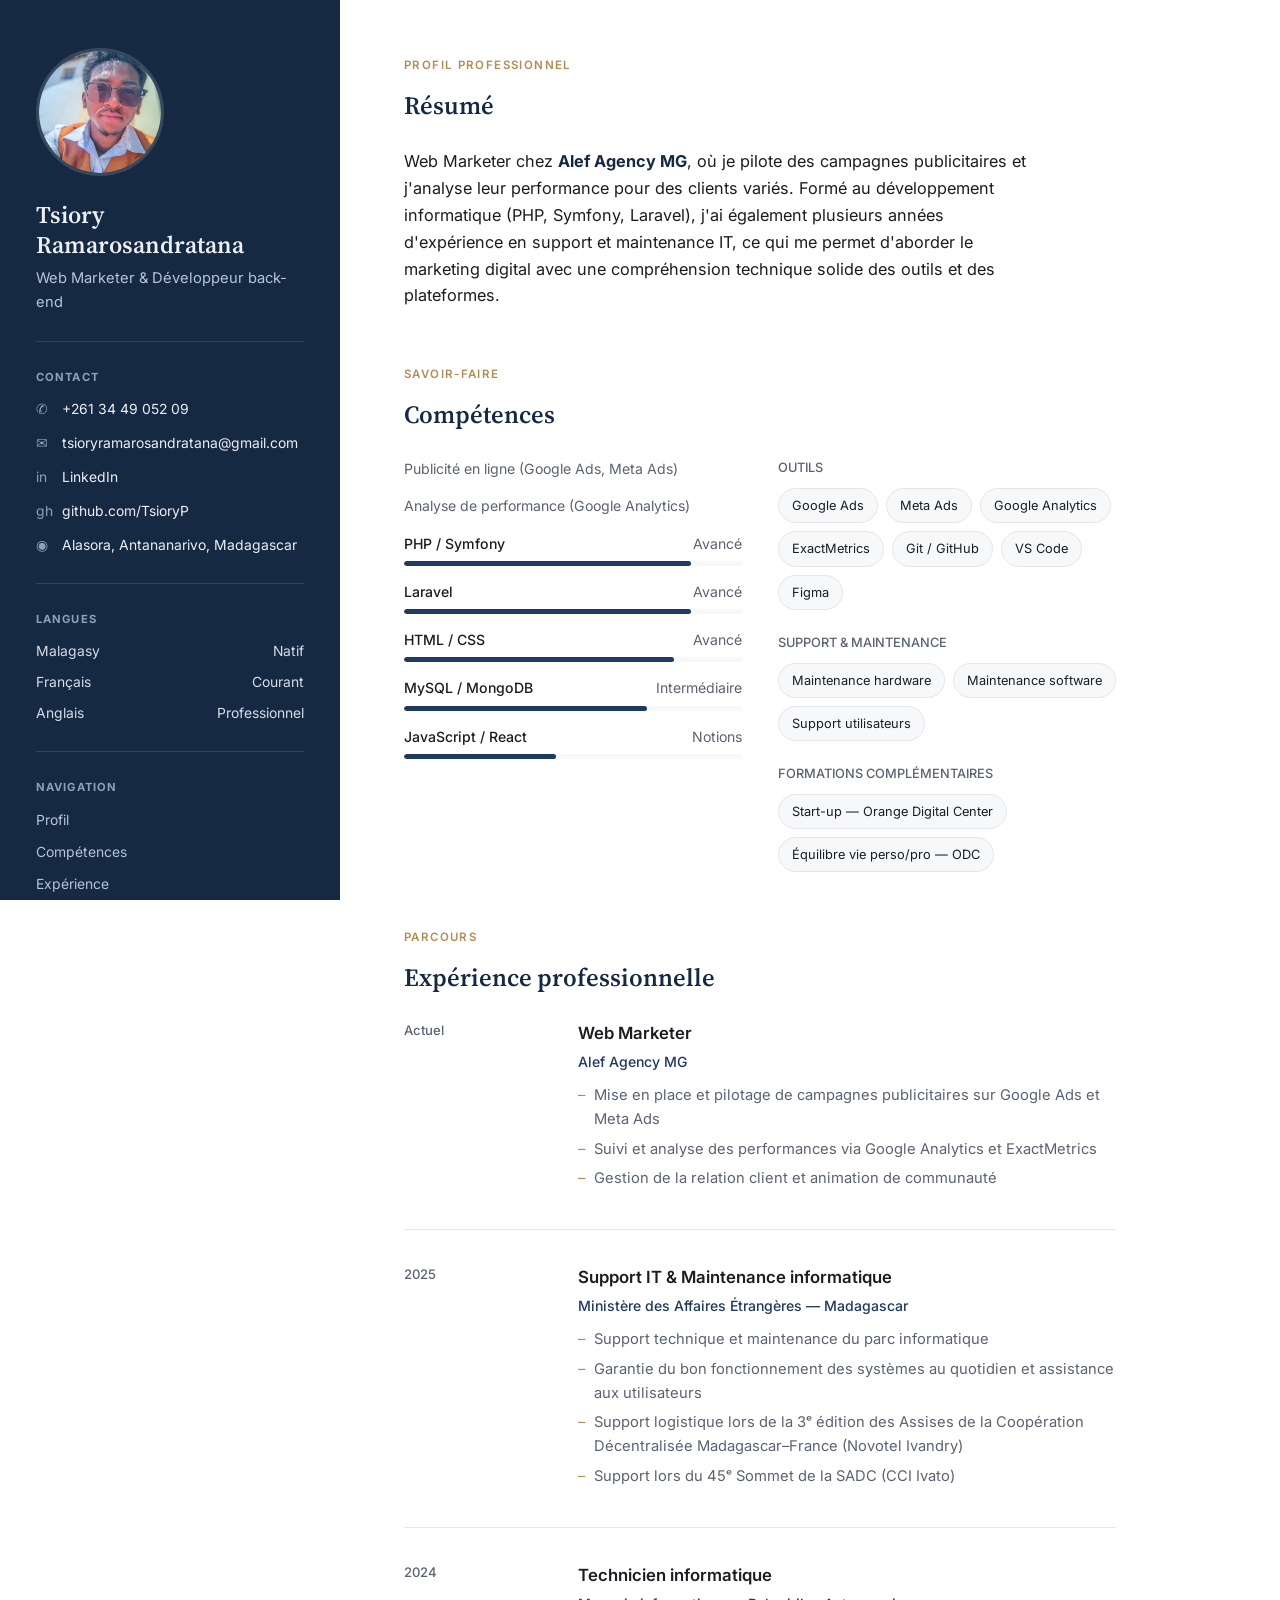
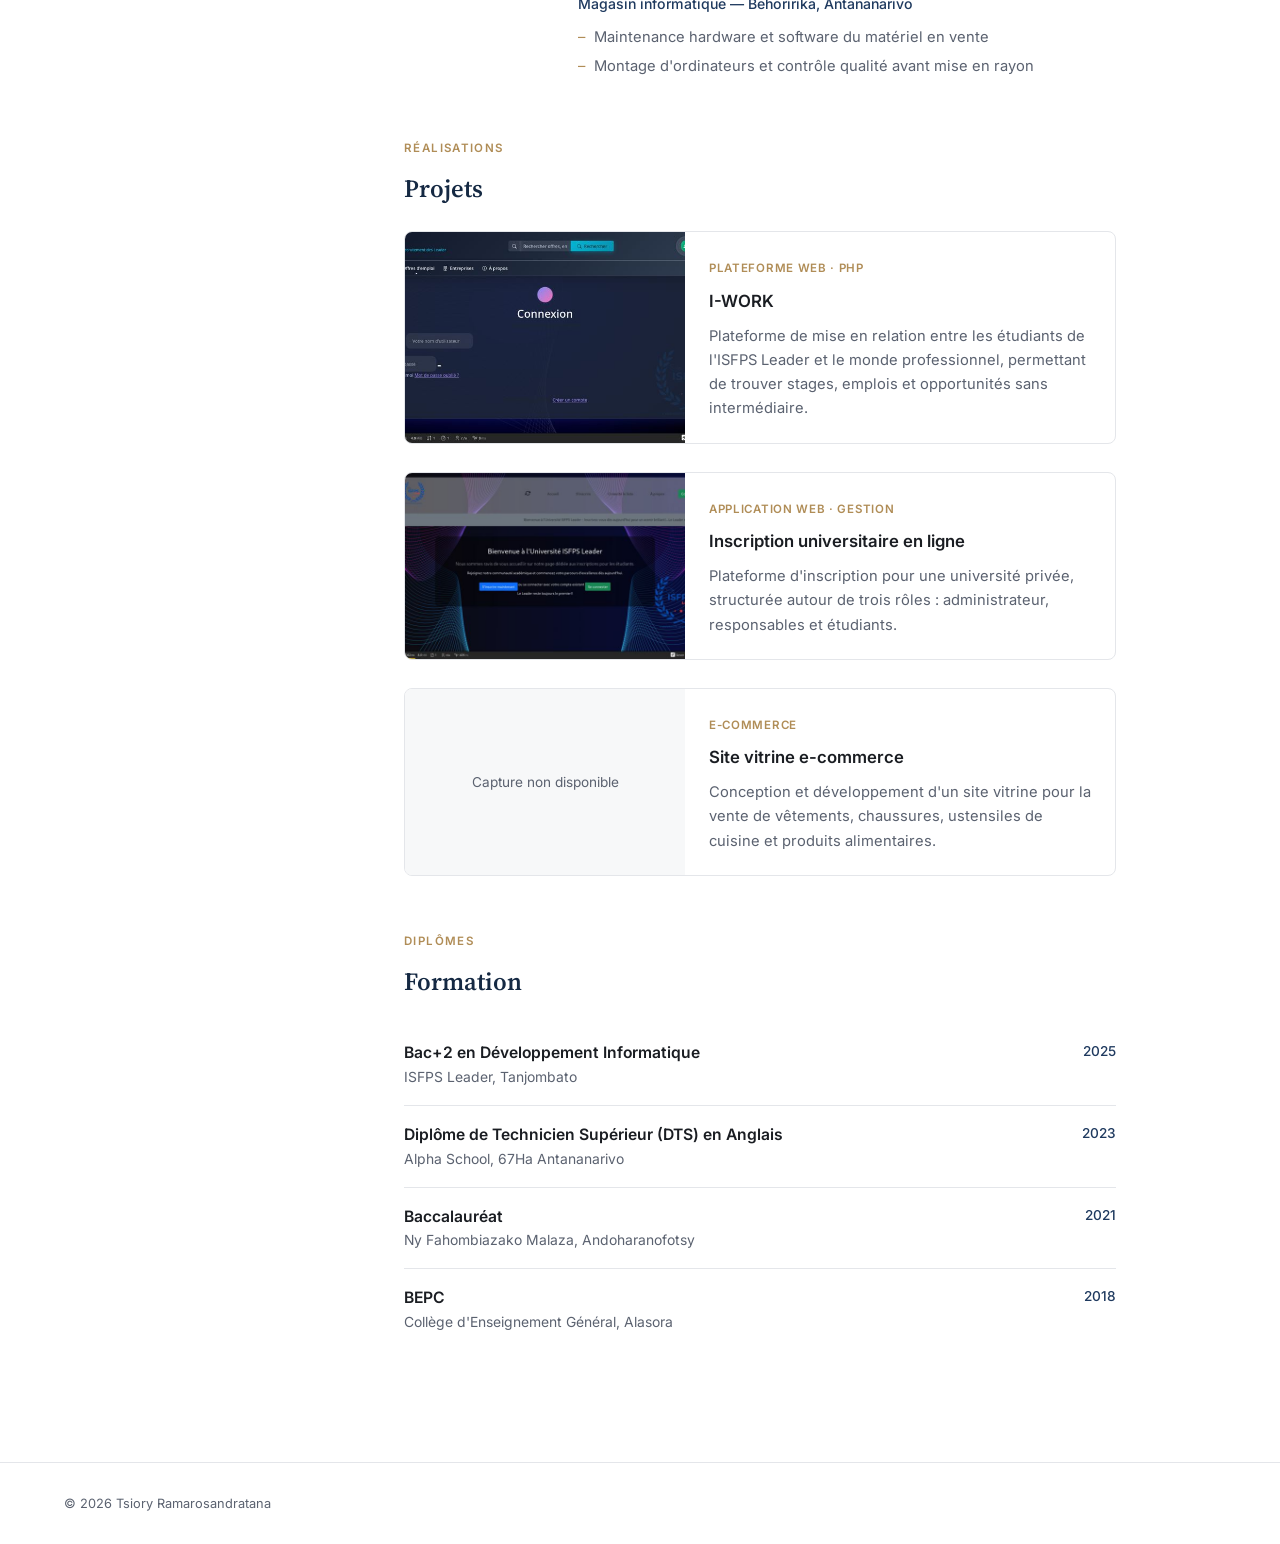
<file: portfolio_v3_pro.html>
<!DOCTYPE html>
<html lang="fr">
<head>
<meta charset="UTF-8">
<meta name="viewport" content="width=device-width, initial-scale=1.0">
<title>Tsiory Ramarosandratana — CV Digital</title>
<link rel="preconnect" href="https://fonts.googleapis.com">
<link href="https://fonts.googleapis.com/css2?family=Source+Serif+4:opsz,wght@8..60,500;8..60,600&family=Inter:wght@400;500;600;700&display=swap" rel="stylesheet">
<style>
  :root{
    --bg:#FFFFFF;
    --panel:#F7F8F9;
    --ink:#1A1D22;
    --muted:#5B6270;
    --line:#E4E6EA;
    --navy:#1F3A5F;
    --navy-dk:#152943;
    --sand:#B08D57;
    --serif:'Source Serif 4', serif;
    --body:'Inter', sans-serif;
  }
  *{box-sizing:border-box; margin:0; padding:0;}
  html{scroll-behavior:smooth;}
  body{background:var(--bg); color:var(--ink); font-family:var(--body); line-height:1.65; font-size:15.5px;}
  @media (prefers-reduced-motion: reduce){ *{animation:none !important; transition:none !important;} }
  a{color:var(--navy); text-decoration:none;}
  a:focus-visible, button:focus-visible{outline:2px solid var(--navy); outline-offset:3px;}
  img{display:block; max-width:100%;}
  ul{list-style:none;}

  .layout{display:grid; grid-template-columns:340px 1fr; min-height:100vh;}
  @media (max-width:900px){ .layout{grid-template-columns:1fr;} }

  /* SIDEBAR */
  .sidebar{
    background:var(--navy-dk); color:#EDEFF2; padding:48px 36px;
    position:sticky; top:0; height:100vh; overflow-y:auto;
  }
  @media (max-width:900px){ .sidebar{position:relative; height:auto;} }
  .avatar{
    width:128px; height:128px; border-radius:50%; overflow:hidden;
    border:3px solid rgba(255,255,255,0.15); margin-bottom:24px;
  }
  .avatar img{width:100%; height:100%; object-fit:cover;}
  .sidebar h1{font-family:var(--serif); font-size:1.5rem; font-weight:600; line-height:1.25;}
  .sidebar .title{color:#B7C4D6; font-size:0.92rem; margin-top:6px;}
  .sidebar .divider{height:1px; background:rgba(255,255,255,0.12); margin:26px 0;}
  .sidebar-section{margin-bottom:26px;}
  .sidebar-section h3{
    font-size:0.7rem; text-transform:uppercase; letter-spacing:0.1em; color:#8FA0B8; margin-bottom:12px;
  }
  .sidebar-contact li{display:flex; gap:10px; align-items:flex-start; margin-bottom:11px; font-size:0.87rem;}
  .sidebar-contact a{color:#EDEFF2;}
  .sidebar-contact a:hover{color:var(--sand);}
  .sidebar-contact .ic{color:#8FA0B8; width:16px; flex-shrink:0;}
  .lang-row{display:flex; justify-content:space-between; font-size:0.87rem; margin-bottom:8px; color:#D5DCE6;}
  .navlinks{display:flex; flex-direction:column; gap:9px;}
  .navlinks a{color:#B7C4D6; font-size:0.87rem;}
  .navlinks a:hover{color:#fff;}

  /* MAIN */
  main{padding:56px 64px; max-width:840px;}
  @media (max-width:900px){ main{padding:40px 24px;} }
  .eyebrow{font-size:0.72rem; text-transform:uppercase; letter-spacing:0.12em; color:var(--sand); font-weight:600; margin-bottom:10px;}
  h2.sec-title{font-family:var(--serif); font-size:1.55rem; font-weight:600; margin-bottom:22px; color:var(--navy-dk);}
  section{margin-bottom:56px;}
  section:target{animation:none;}

  .summary{font-size:1.02rem; color:var(--ink); max-width:640px;}
  .summary strong{color:var(--navy-dk);}

  .skills-cols{display:grid; grid-template-columns:1fr 1fr; gap:36px;}
  @media (max-width:600px){ .skills-cols{grid-template-columns:1fr;} }
  .skill-row{margin-bottom:14px;}
  .skill-row .lbl{display:flex; justify-content:space-between; font-size:0.88rem; margin-bottom:6px; font-weight:500;}
  .skill-row .lbl span:last-child{color:var(--muted); font-weight:400;}
  .track{height:5px; background:var(--panel); border-radius:3px; overflow:hidden;}
  .fill{height:100%; background:var(--navy); border-radius:3px;}
  .pill-group{display:flex; flex-wrap:wrap; gap:8px; margin-top:4px;}
  .pill{
    font-size:0.8rem; padding:6px 13px; background:var(--panel); border:1px solid var(--line);
    border-radius:20px; color:var(--ink);
  }

  .exp-entry{display:grid; grid-template-columns:150px 1fr; gap:24px; margin-bottom:34px; padding-bottom:34px; border-bottom:1px solid var(--line);}
  .exp-entry:last-child{border-bottom:none; margin-bottom:0; padding-bottom:0;}
  @media (max-width:600px){ .exp-entry{grid-template-columns:1fr; gap:6px;} }
  .exp-period{font-size:0.82rem; color:var(--muted); font-weight:500;}
  .exp-entry h3{font-size:1.05rem; font-weight:600; margin-bottom:2px;}
  .exp-entry .org{font-size:0.88rem; color:var(--navy); font-weight:500; margin-bottom:10px; display:block;}
  .exp-entry ul{color:var(--muted); font-size:0.92rem;}
  .exp-entry li{margin-bottom:5px; padding-left:16px; position:relative;}
  .exp-entry li::before{content:"–"; position:absolute; left:0; color:var(--sand);}

  .project-card{
    border:1px solid var(--line); border-radius:8px; overflow:hidden; margin-bottom:28px;
    display:grid; grid-template-columns:280px 1fr;
  }
  @media (max-width:640px){ .project-card{grid-template-columns:1fr;} }
  .project-card .media{background:var(--panel); display:flex; align-items:center; justify-content:center; min-height:170px;}
  .project-card .media img{width:100%; height:100%; object-fit:cover;}
  .project-card .body{padding:22px 24px;}
  .project-card .tag{font-size:0.72rem; text-transform:uppercase; letter-spacing:0.06em; color:var(--sand); font-weight:600;}
  .project-card h3{font-size:1.05rem; font-weight:600; margin:8px 0 8px;}
  .project-card p{color:var(--muted); font-size:0.92rem;}

  .edu-entry{display:flex; justify-content:space-between; gap:16px; padding:16px 0; border-bottom:1px solid var(--line); flex-wrap:wrap;}
  .edu-entry:last-child{border-bottom:none;}
  .edu-entry h3{font-size:0.98rem; font-weight:600;}
  .edu-entry .school{color:var(--muted); font-size:0.87rem;}
  .edu-entry .yr{font-size:0.85rem; color:var(--navy); font-weight:500; white-space:nowrap;}

  footer.page-footer{padding:30px 64px; color:var(--muted); font-size:0.8rem; border-top:1px solid var(--line);}
  @media (max-width:900px){ footer.page-footer{padding:24px;} }
</style>
</head>
<body>

<div class="layout">

  <aside class="sidebar">
    <div class="avatar"><img src="[data-uri]" alt="Portrait de Tsiory Ramarosandratana"></div>
    <h1>Tsiory Ramarosandratana</h1>
    <div class="title">Web Marketer &amp; Développeur back-end</div>

    <div class="divider"></div>

    <div class="sidebar-section">
      <h3>Contact</h3>
      <ul class="sidebar-contact">
        <li><span class="ic">✆</span><a href="tel:+261344905209">+261 34 49 052 09</a></li>
        <li><span class="ic">✉</span><a href="mailto:tsioryramarosandratana@gmail.com">tsioryramarosandratana@gmail.com</a></li>
        <li><span class="ic">in</span><a href="https://www.linkedin.com/in/tsioryp-ramarosandratana" target="_blank" rel="noopener">LinkedIn</a></li>
        <li><span class="ic">gh</span><a href="https://github.com/TsioryP" target="_blank" rel="noopener">github.com/TsioryP</a></li>
        <li><span class="ic">◉</span><span>Alasora, Antananarivo, Madagascar</span></li>
      </ul>
    </div>

    <div class="divider"></div>

    <div class="sidebar-section">
      <h3>Langues</h3>
      <div class="lang-row"><span>Malagasy</span><span>Natif</span></div>
      <div class="lang-row"><span>Français</span><span>Courant</span></div>
      <div class="lang-row"><span>Anglais</span><span>Professionnel</span></div>
    </div>

    <div class="divider"></div>

    <div class="sidebar-section">
      <h3>Navigation</h3>
      <nav class="navlinks">
        <a href="#summary">Profil</a>
        <a href="#skills">Compétences</a>
        <a href="#experience">Expérience</a>
        <a href="#projects">Projets</a>
        <a href="#education">Formation</a>
      </nav>
    </div>
  </aside>

  <main>

    <section id="summary">
      <div class="eyebrow">Profil professionnel</div>
      <h2 class="sec-title">Résumé</h2>
      <p class="summary">
        Web Marketer chez <strong>Alef Agency MG</strong>, où je pilote des campagnes publicitaires
        et j'analyse leur performance pour des clients variés. Formé au développement informatique
        (PHP, Symfony, Laravel), j'ai également plusieurs années d'expérience en support et
        maintenance IT, ce qui me permet d'aborder le marketing digital avec une compréhension
        technique solide des outils et des plateformes.
      </p>
    </section>

    <section id="skills">
      <div class="eyebrow">Savoir-faire</div>
      <h2 class="sec-title">Compétences</h2>
      <div class="skills-cols">
        <div>
          <div class="skill-row"><div class="lbl"><span>Publicité en ligne (Google Ads, Meta Ads)</span></div></div>
          <div class="skill-row"><div class="lbl"><span>Analyse de performance (Google Analytics)</span></div></div>
          <div class="skill-row"><div class="lbl"><span>PHP / Symfony</span><span>Avancé</span></div><div class="track"><div class="fill" style="width:85%"></div></div></div>
          <div class="skill-row"><div class="lbl"><span>Laravel</span><span>Avancé</span></div><div class="track"><div class="fill" style="width:85%"></div></div></div>
          <div class="skill-row"><div class="lbl"><span>HTML / CSS</span><span>Avancé</span></div><div class="track"><div class="fill" style="width:80%"></div></div></div>
          <div class="skill-row"><div class="lbl"><span>MySQL / MongoDB</span><span>Intermédiaire</span></div><div class="track"><div class="fill" style="width:72%"></div></div></div>
          <div class="skill-row"><div class="lbl"><span>JavaScript / React</span><span>Notions</span></div><div class="track"><div class="fill" style="width:45%"></div></div></div>
        </div>
        <div>
          <p style="font-size:0.8rem; color:var(--muted); margin-bottom:10px; font-weight:500;">OUTILS</p>
          <div class="pill-group">
            <span class="pill">Google Ads</span>
            <span class="pill">Meta Ads</span>
            <span class="pill">Google Analytics</span>
            <span class="pill">ExactMetrics</span>
            <span class="pill">Git / GitHub</span>
            <span class="pill">VS Code</span>
            <span class="pill">Figma</span>
          </div>
          <p style="font-size:0.8rem; color:var(--muted); margin:22px 0 10px; font-weight:500;">SUPPORT &amp; MAINTENANCE</p>
          <div class="pill-group">
            <span class="pill">Maintenance hardware</span>
            <span class="pill">Maintenance software</span>
            <span class="pill">Support utilisateurs</span>
          </div>
          <p style="font-size:0.8rem; color:var(--muted); margin:22px 0 10px; font-weight:500;">FORMATIONS COMPLÉMENTAIRES</p>
          <div class="pill-group">
            <span class="pill">Start-up — Orange Digital Center</span>
            <span class="pill">Équilibre vie perso/pro — ODC</span>
          </div>
        </div>
      </div>
    </section>

    <section id="experience">
      <div class="eyebrow">Parcours</div>
      <h2 class="sec-title">Expérience professionnelle</h2>

      <div class="exp-entry">
        <div class="exp-period">Actuel</div>
        <div>
          <h3>Web Marketer</h3>
          <span class="org">Alef Agency MG</span>
          <ul>
            <li>Mise en place et pilotage de campagnes publicitaires sur Google Ads et Meta Ads</li>
            <li>Suivi et analyse des performances via Google Analytics et ExactMetrics</li>
            <li>Gestion de la relation client et animation de communauté</li>
          </ul>
        </div>
      </div>

      <div class="exp-entry">
        <div class="exp-period">2025</div>
        <div>
          <h3>Support IT &amp; Maintenance informatique</h3>
          <span class="org">Ministère des Affaires Étrangères — Madagascar</span>
          <ul>
            <li>Support technique et maintenance du parc informatique</li>
            <li>Garantie du bon fonctionnement des systèmes au quotidien et assistance aux utilisateurs</li>
            <li>Support logistique lors de la 3ᵉ édition des Assises de la Coopération Décentralisée Madagascar–France (Novotel Ivandry)</li>
            <li>Support lors du 45ᵉ Sommet de la SADC (CCI Ivato)</li>
          </ul>
        </div>
      </div>

      <div class="exp-entry">
        <div class="exp-period">2024</div>
        <div>
          <h3>Technicien informatique</h3>
          <span class="org">Magasin informatique — Behoririka, Antananarivo</span>
          <ul>
            <li>Maintenance hardware et software du matériel en vente</li>
            <li>Montage d'ordinateurs et contrôle qualité avant mise en rayon</li>
          </ul>
        </div>
      </div>
    </section>

    <section id="projects">
      <div class="eyebrow">Réalisations</div>
      <h2 class="sec-title">Projets</h2>

      <div class="project-card">
        <div class="media"><img src="[data-uri]" alt="Capture d'écran de la plateforme I-WORK"></div>
        <div class="body">
          <span class="tag">Plateforme web · PHP</span>
          <h3>I-WORK</h3>
          <p>Plateforme de mise en relation entre les étudiants de l'ISFPS Leader et le monde professionnel, permettant de trouver stages, emplois et opportunités sans intermédiaire.</p>
        </div>
      </div>

      <div class="project-card">
        <div class="media"><img src="[data-uri]" alt="Capture d'écran du site d'inscription universitaire"></div>
        <div class="body">
          <span class="tag">Application web · Gestion</span>
          <h3>Inscription universitaire en ligne</h3>
          <p>Plateforme d'inscription pour une université privée, structurée autour de trois rôles : administrateur, responsables et étudiants.</p>
        </div>
      </div>

      <div class="project-card">
        <div class="media" style="color:var(--muted); font-size:0.85rem;">Capture non disponible</div>
        <div class="body">
          <span class="tag">E-commerce</span>
          <h3>Site vitrine e-commerce</h3>
          <p>Conception et développement d'un site vitrine pour la vente de vêtements, chaussures, ustensiles de cuisine et produits alimentaires.</p>
        </div>
      </div>
    </section>

    <section id="education">
      <div class="eyebrow">Diplômes</div>
      <h2 class="sec-title">Formation</h2>
      <div>
        <div class="edu-entry">
          <div><h3>Bac+2 en Développement Informatique</h3><div class="school">ISFPS Leader, Tanjombato</div></div>
          <div class="yr">2025</div>
        </div>
        <div class="edu-entry">
          <div><h3>Diplôme de Technicien Supérieur (DTS) en Anglais</h3><div class="school">Alpha School, 67Ha Antananarivo</div></div>
          <div class="yr">2023</div>
        </div>
        <div class="edu-entry">
          <div><h3>Baccalauréat</h3><div class="school">Ny Fahombiazako Malaza, Andoharanofotsy</div></div>
          <div class="yr">2021</div>
        </div>
        <div class="edu-entry">
          <div><h3>BEPC</h3><div class="school">Collège d'Enseignement Général, Alasora</div></div>
          <div class="yr">2018</div>
        </div>
      </div>
    </section>

  </main>
</div>

<footer class="page-footer">© <span id="year"></span> Tsiory Ramarosandratana</footer>
<script>document.getElementById("year").textContent = new Date().getFullYear();</script>
</body>
</html>
</file>
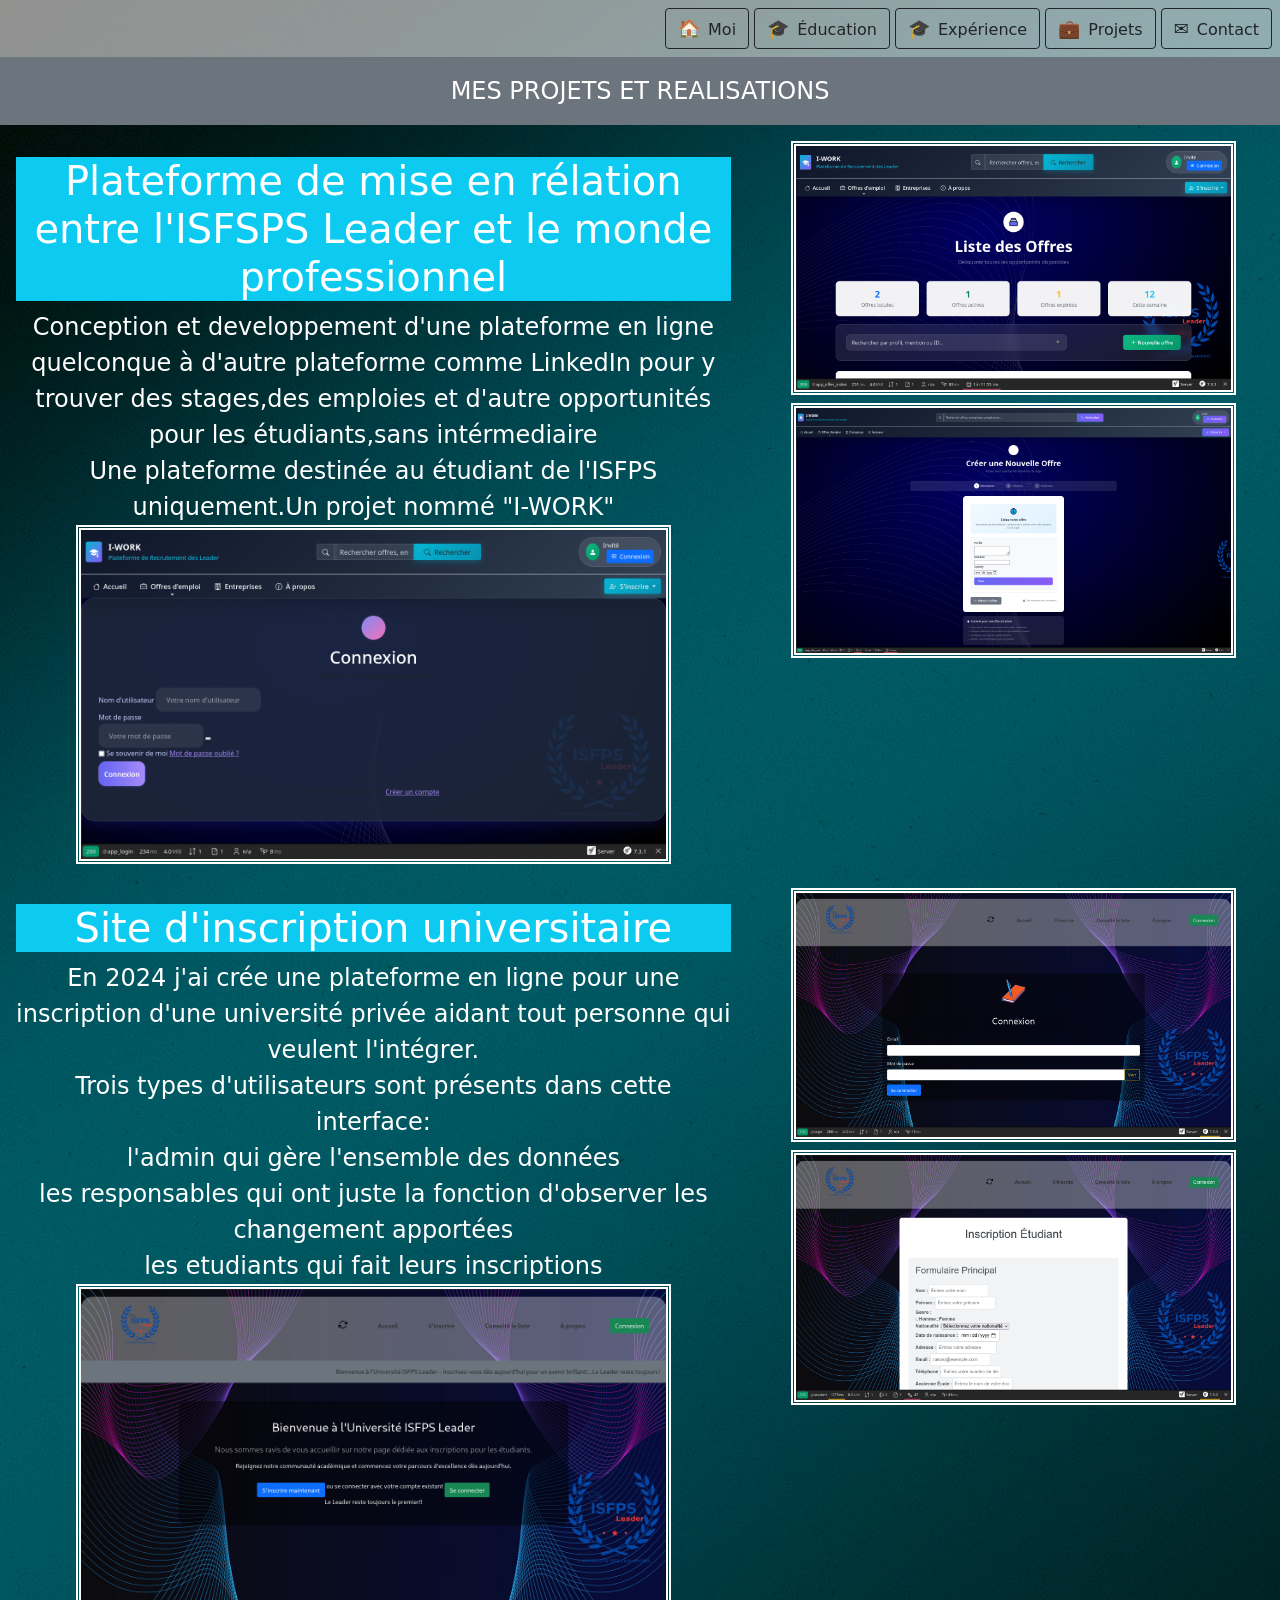
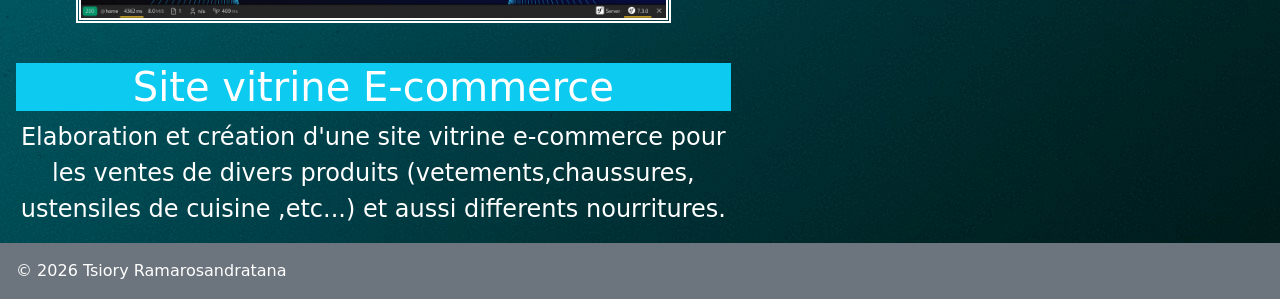
<file: projet.html>
<!DOCTYPE html>
<html lang="en">
<head>
    <meta charset="UTF-8">
    <meta name="viewport" content="width=device-width, initial-scale=1.0">
    <title>Tsiory's Portfolio</title>
    <link rel="stylesheet" href="bootstrap.css">
</head>
<header>
  
    <div class=" d-flex align-items-center" style="gap:12px">
    <nav class="p-2" style=" background-color: rgba(228, 226, 226, 0.63);top: 15px;width: 100%; text-align:end">
      <a href="index.html#home" class="btn btn-outline-dark">
        <span style="font-size:18px;">🏠</span><span style="margin-left:8px;">Moi</span>
      </a>
      <a href="index.html#education" class="btn btn-outline-dark ">
        <span style="font-size:18px;">🎓</span><span style="margin-left:8px;">Éducation</span>
      </a>
      <a href="experience.html" class="btn btn-outline-dark ">
        <span style="font-size:18px;">🎓</span><span style="margin-left:8px;">Expérience</span>
      </a>
      <a href="projet.html" class="btn btn-outline-dark ">
        <span style="font-size:18px;">💼</span><span style="margin-left:8px;">Projets</span>
      </a>
      <a href="index.html#contact" class="btn btn-outline-dark">
        <span style="font-size:18px; ;">✉️</span><span style="margin-left:8px;">Contact</span>
      </a>
    </nav>
  </div>
  
</header>
<body>  
  <p class="bg-secondary text-center fs-4 p-3">MES PROJETS ET REALISATIONS</p>
      <!--projet 1-->
    <div class="card bg-transparent border-0 text-center mt-2 " style="max-width: 100%; " id="education">
        <div class="row g-0">
      <div class="col-md-7">
        <div class="card-body">
          <h1 class="card-title bg-info w-100">Plateforme de mise en rélation entre l'ISFSPS Leader
             et le monde professionnel 
       </h1>
            <p class="card-text fs-4"> 
                Conception et developpement d'une plateforme en ligne quelconque à d'autre plateforme comme LinkedIn pour y trouver des
            stages,des emploies et d'autre opportunités pour les étudiants,sans intérmediaire</br>
            Une plateforme destinée au étudiant de l'ISFPS uniquement.Un projet nommé "I-WORK"
            <img src="Public/projet/Screenshot_2025-09-23_22_28_46.png" style="border:double white 5px;" alt="capture projet" class="col-10">
        </div>
      </div>
      <div class="col-md-5">
        <img src="Public/projet/Screenshot_2025-09-23_22_21_04.png" class="img-fluid col-lg-10 col-9" style="border:double white 5px;" alt="capture projet">
        <img src="Public/projet/Screenshot_2025-09-23_22_28_19.png" class="img-fluid col-lg-10 col-9 mt-2" style="border:double white 5px;" alt="capture projet">

    </div>
    </div>
  </div>
<!--projet 2-->
  <div class="card bg-transparent border-0 text-center mt-2 " style="max-width: 100%; " id="education">
        <div class="row g-0">
      <div class="col-md-7">
        <div class="card-body">
          <h1 class="card-title bg-info w-100">Site d'inscription universitaire
       </h1>
            <p class="card-text fs-4"> 
                En 2024 j'ai crée une plateforme en ligne pour une inscription d'une université privée aidant tout personne 
                qui veulent l'intégrer. <br>Trois types d'utilisateurs sont présents dans cette interface: <br>
                 l'admin qui gère l'ensemble des données <br>
                 les responsables qui ont juste la fonction d'observer les changement apportées <br>
                 les etudiants qui fait leurs inscriptions
             <img src="Public/projet 2/Screenshot_2026-01-21_23_14_25.png" style="border:double white 5px;" alt="capture projet" class="col-10">

        </div>
      </div>
      <div class="col-md-5">
        <img src="Public/projet 2/Screenshot_2026-01-21_23_15_19.png" class="img-fluid col-lg-10 col-9" style="border:double white 5px;" alt="capture projet">
        <img src="Public/projet 2/Screenshot_2026-01-21_23_14_40.png" class="img-fluid col-lg-10 col-9 mt-2" style="border:double white 5px;" alt="capture projet">
    </div>
    </div>
  </div>
<!--projet 3-->
  <div class="card bg-transparent border-0 text-center mt-2 " style="max-width: 100%; " id="education">
        <div class="row g-0">
      <div class="col-md-7">
        <div class="card-body">
          <h1 class="card-title bg-info w-100">Site vitrine E-commerce
       </h1>
            <p class="card-text fs-4"> 
                Elaboration et création d'une site vitrine e-commerce pour les ventes de divers produits (vetements,chaussures,
                ustensiles de cuisine ,etc...) et aussi differents nourritures.
        </div>
      </div>
     
    </div>
  </div>
</body>
<footer class="bg-secondary w-100 p-3" style="">
  © <span id="year"></span> Tsiory Ramarosandratana
</footer>
<script>
  document.getElementById("year").textContent = new Date().getFullYear();
</script>
</html>
</file>
